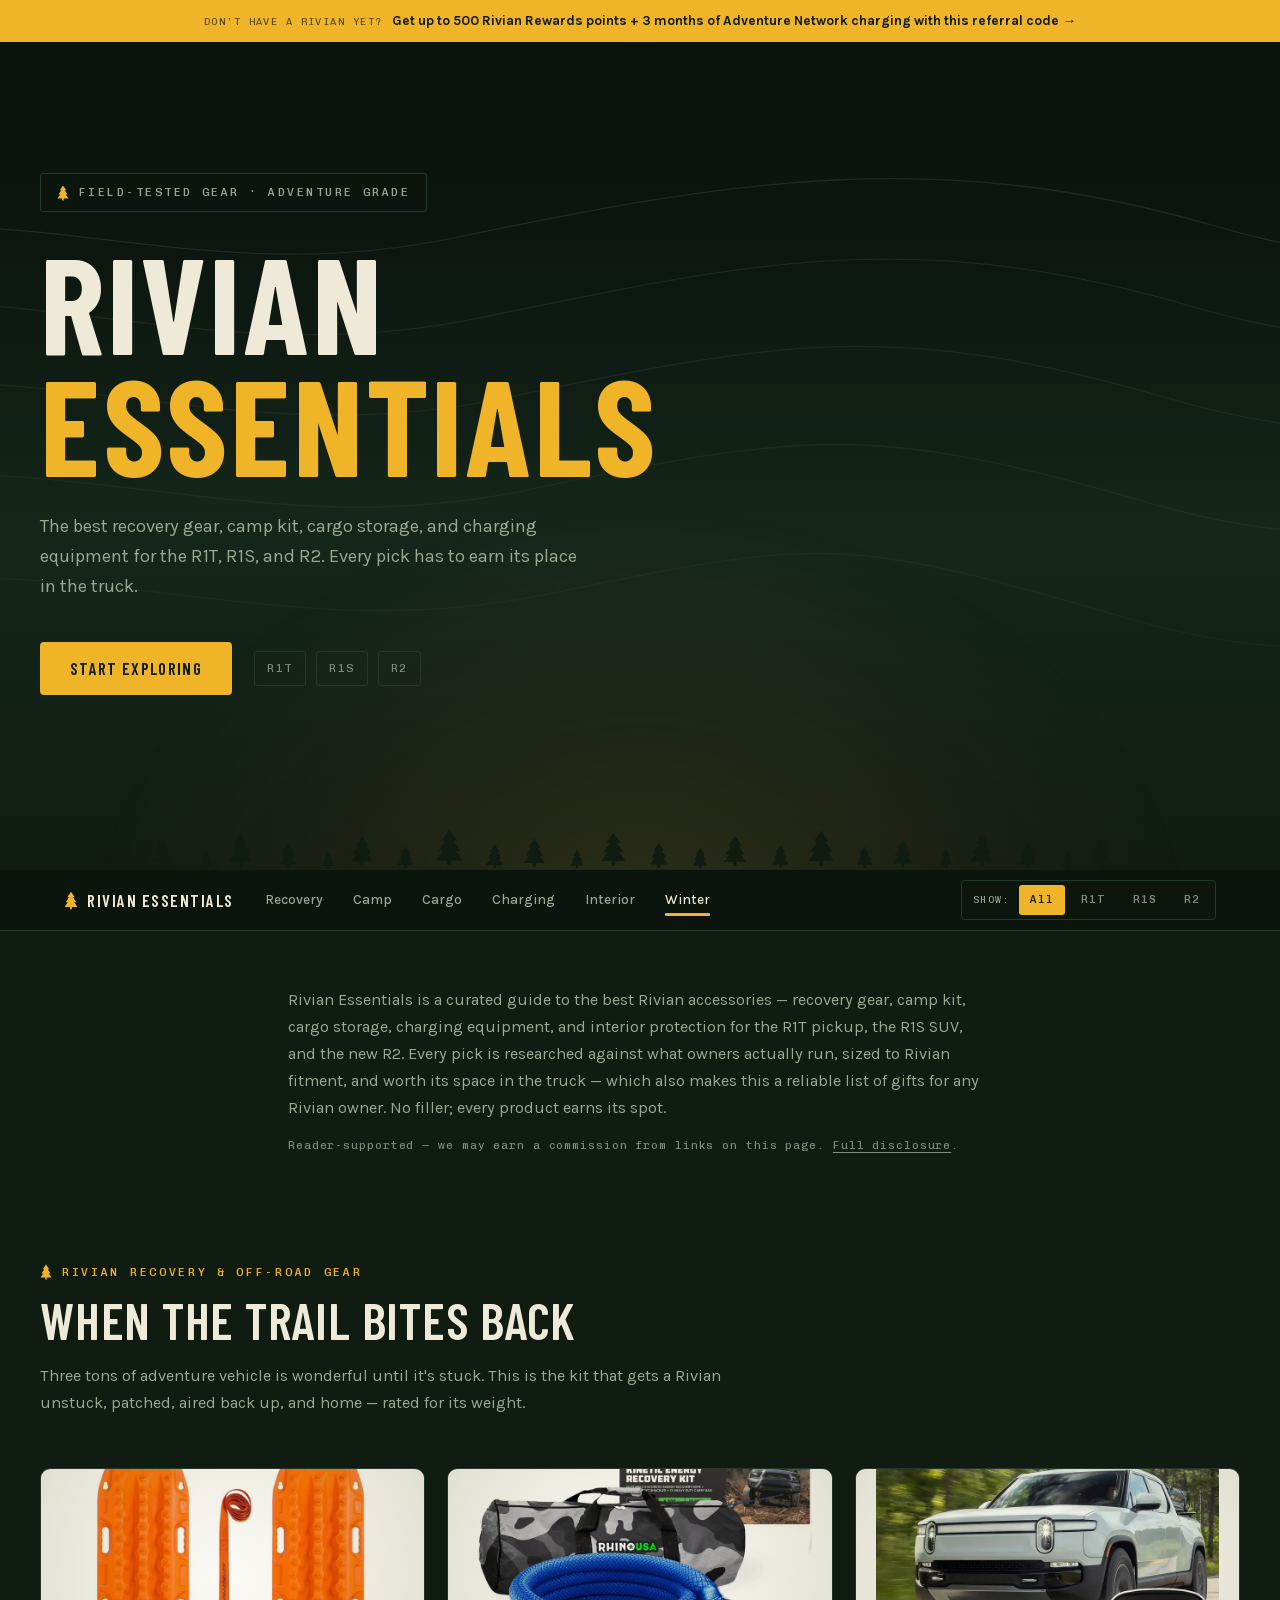
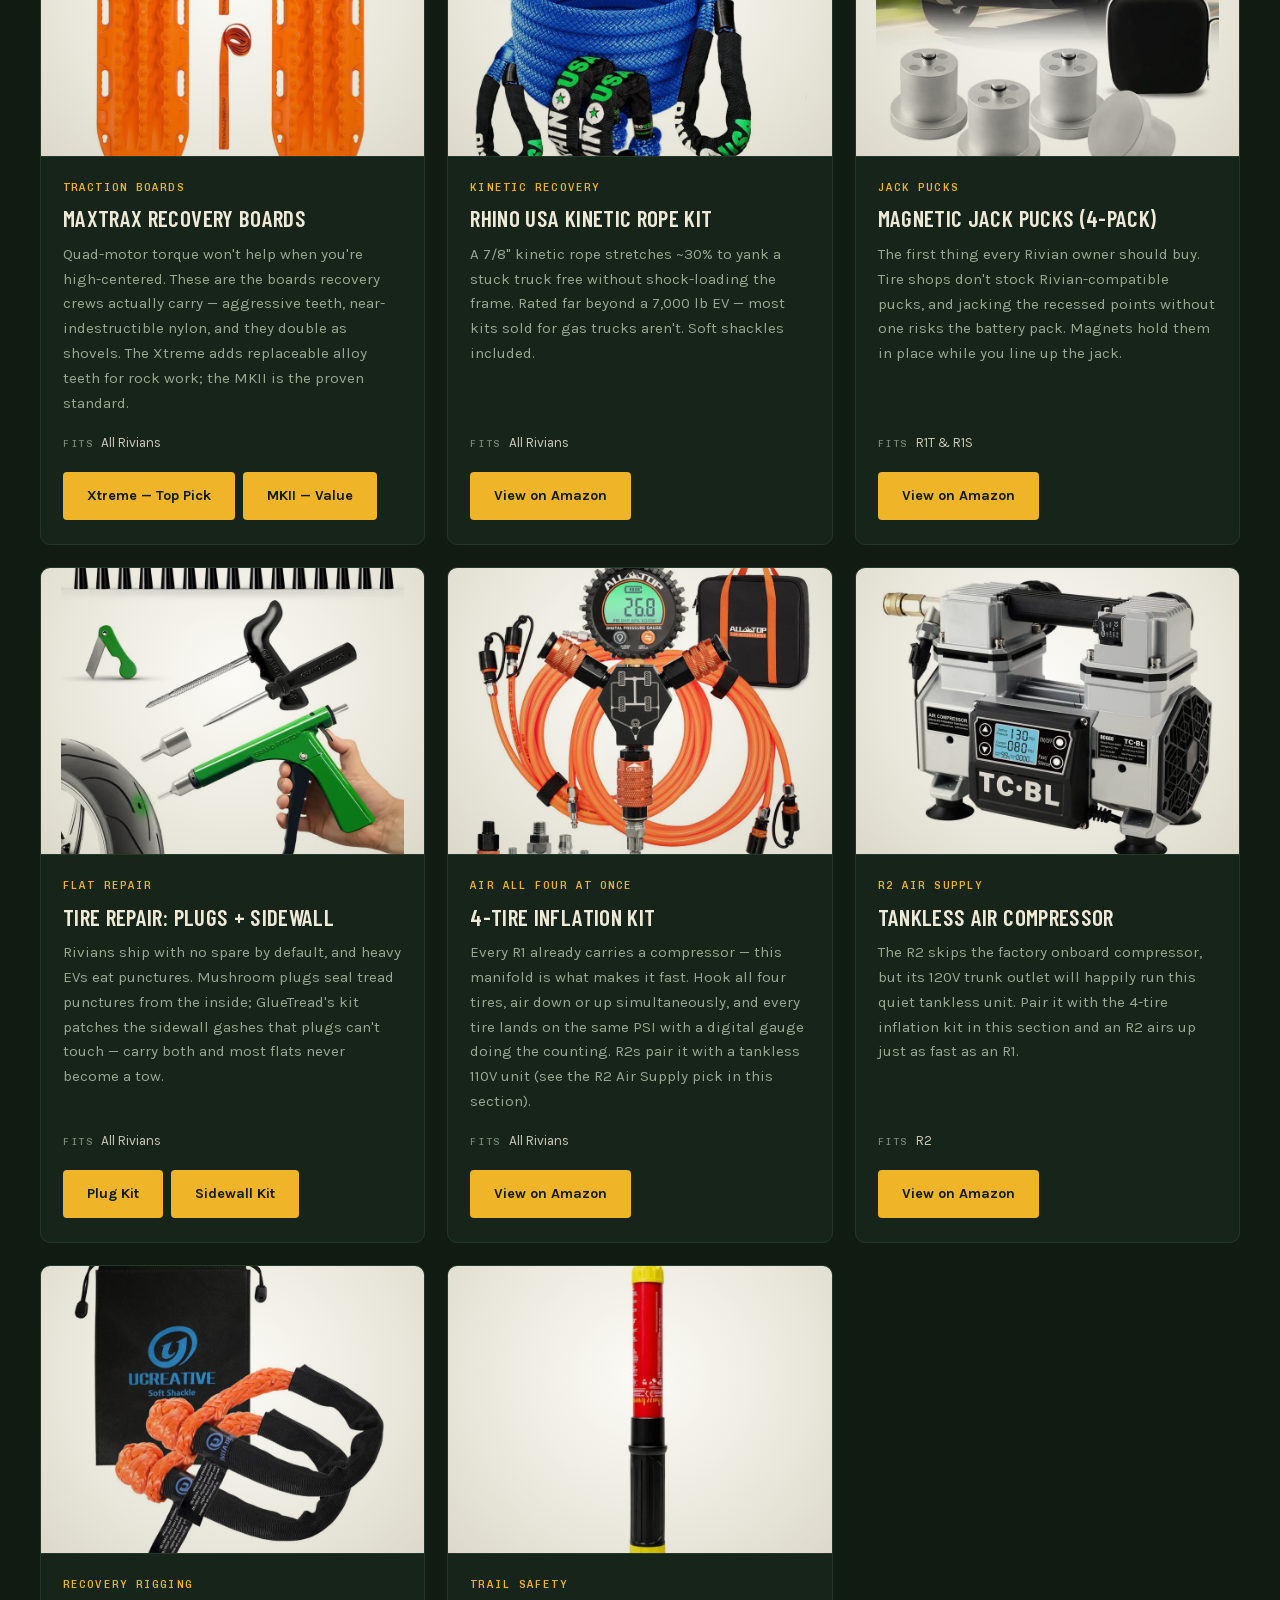
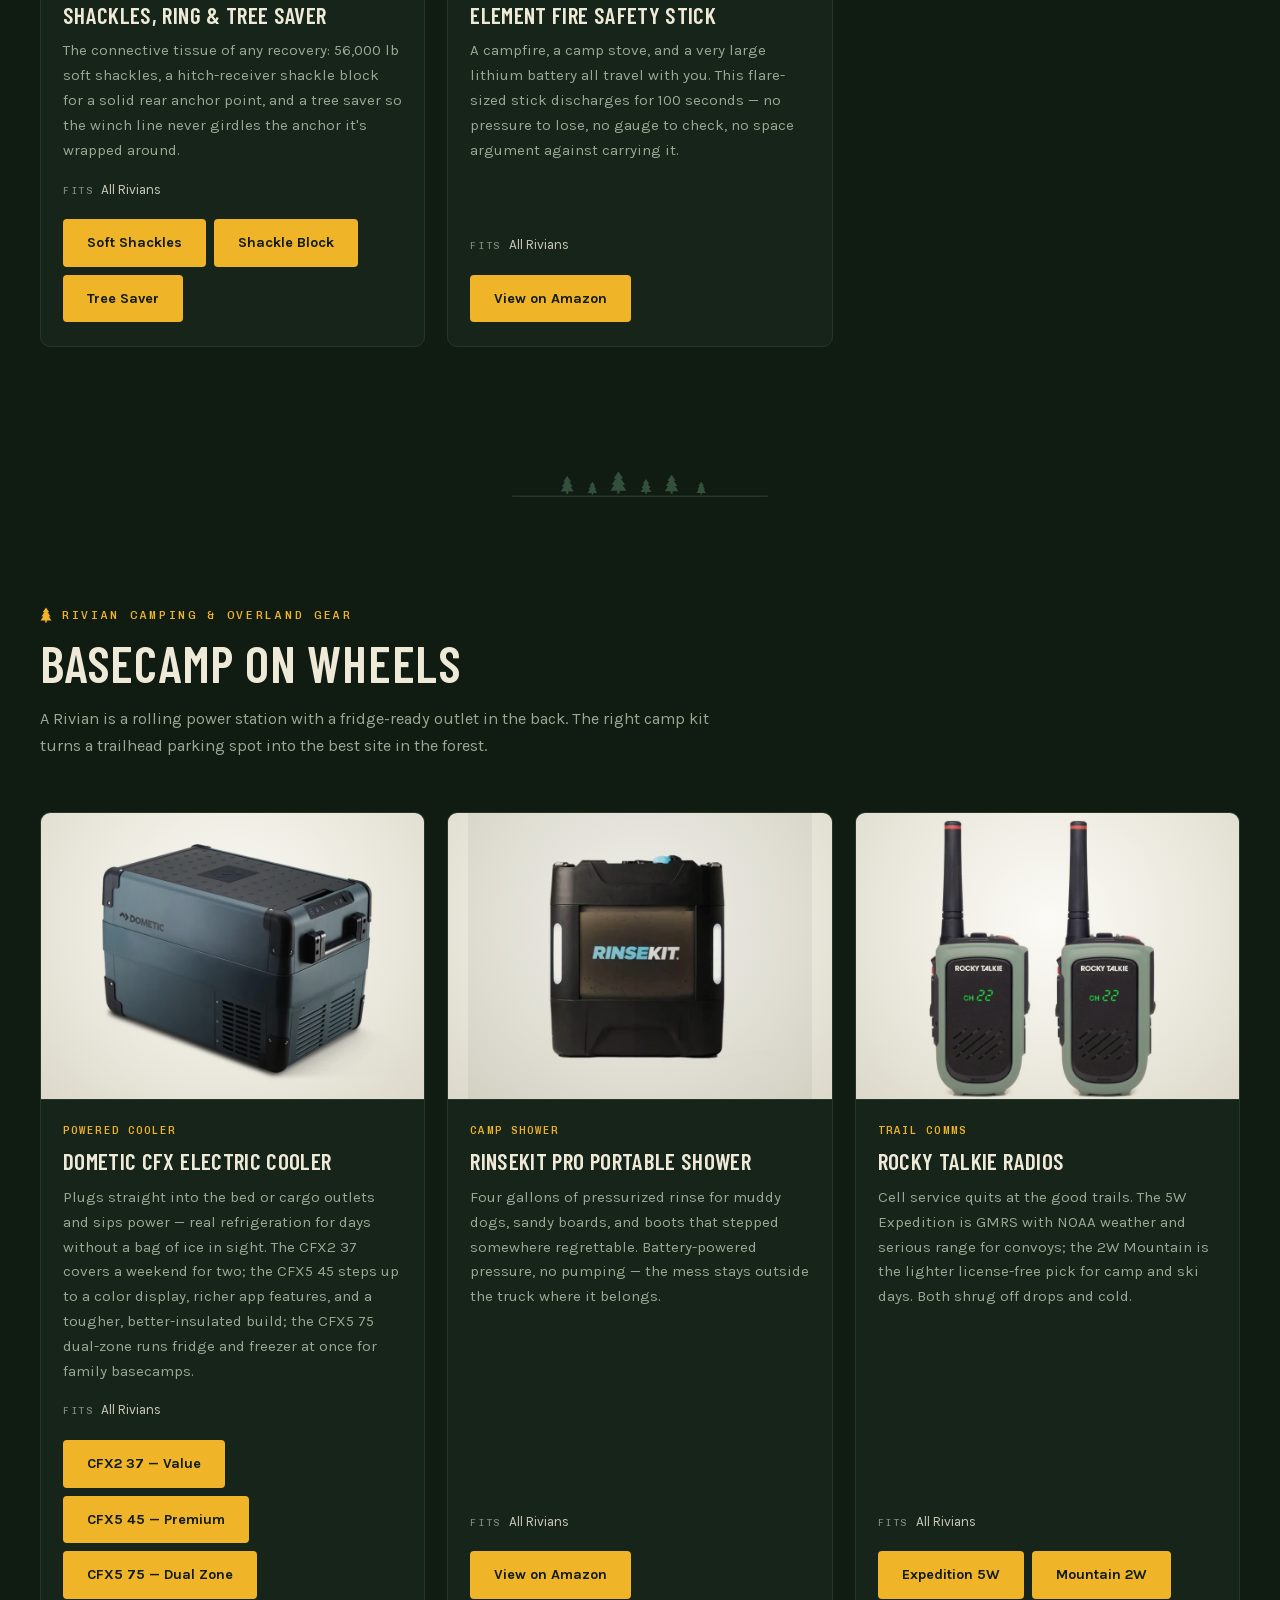
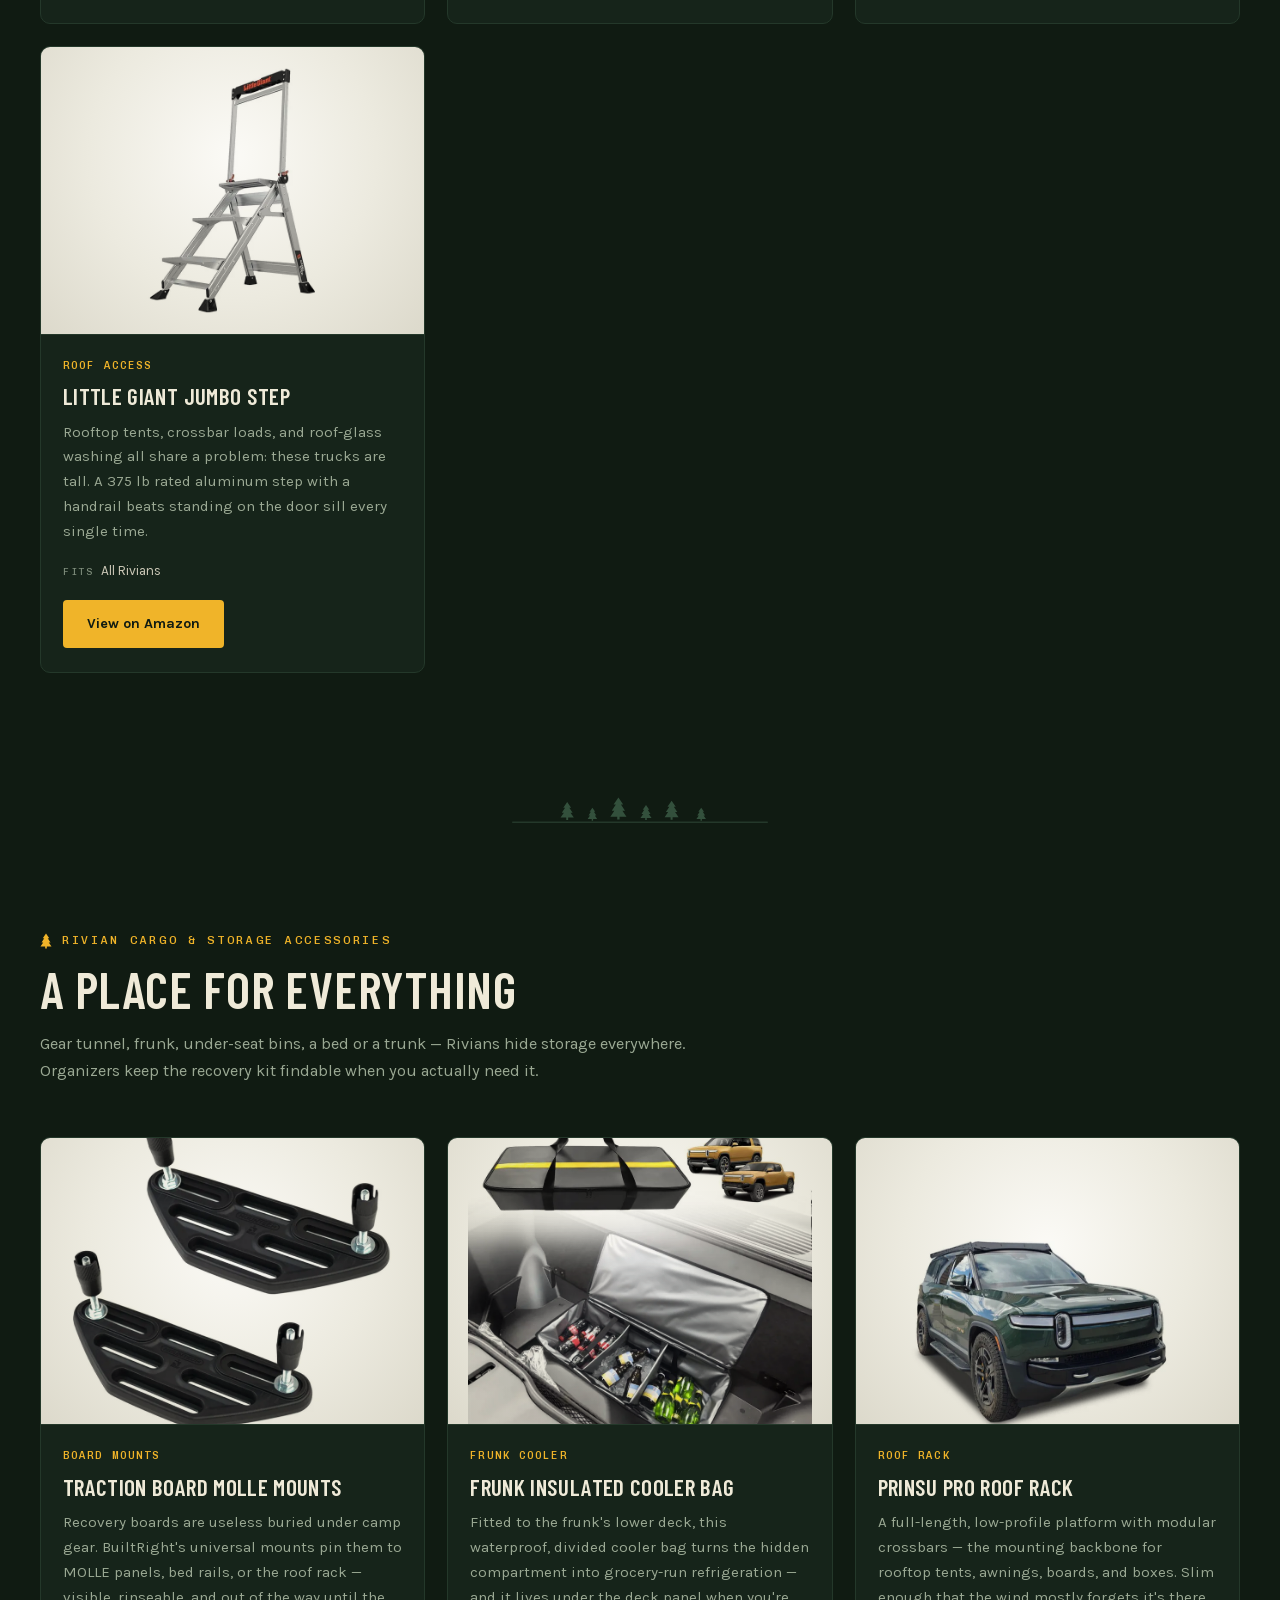
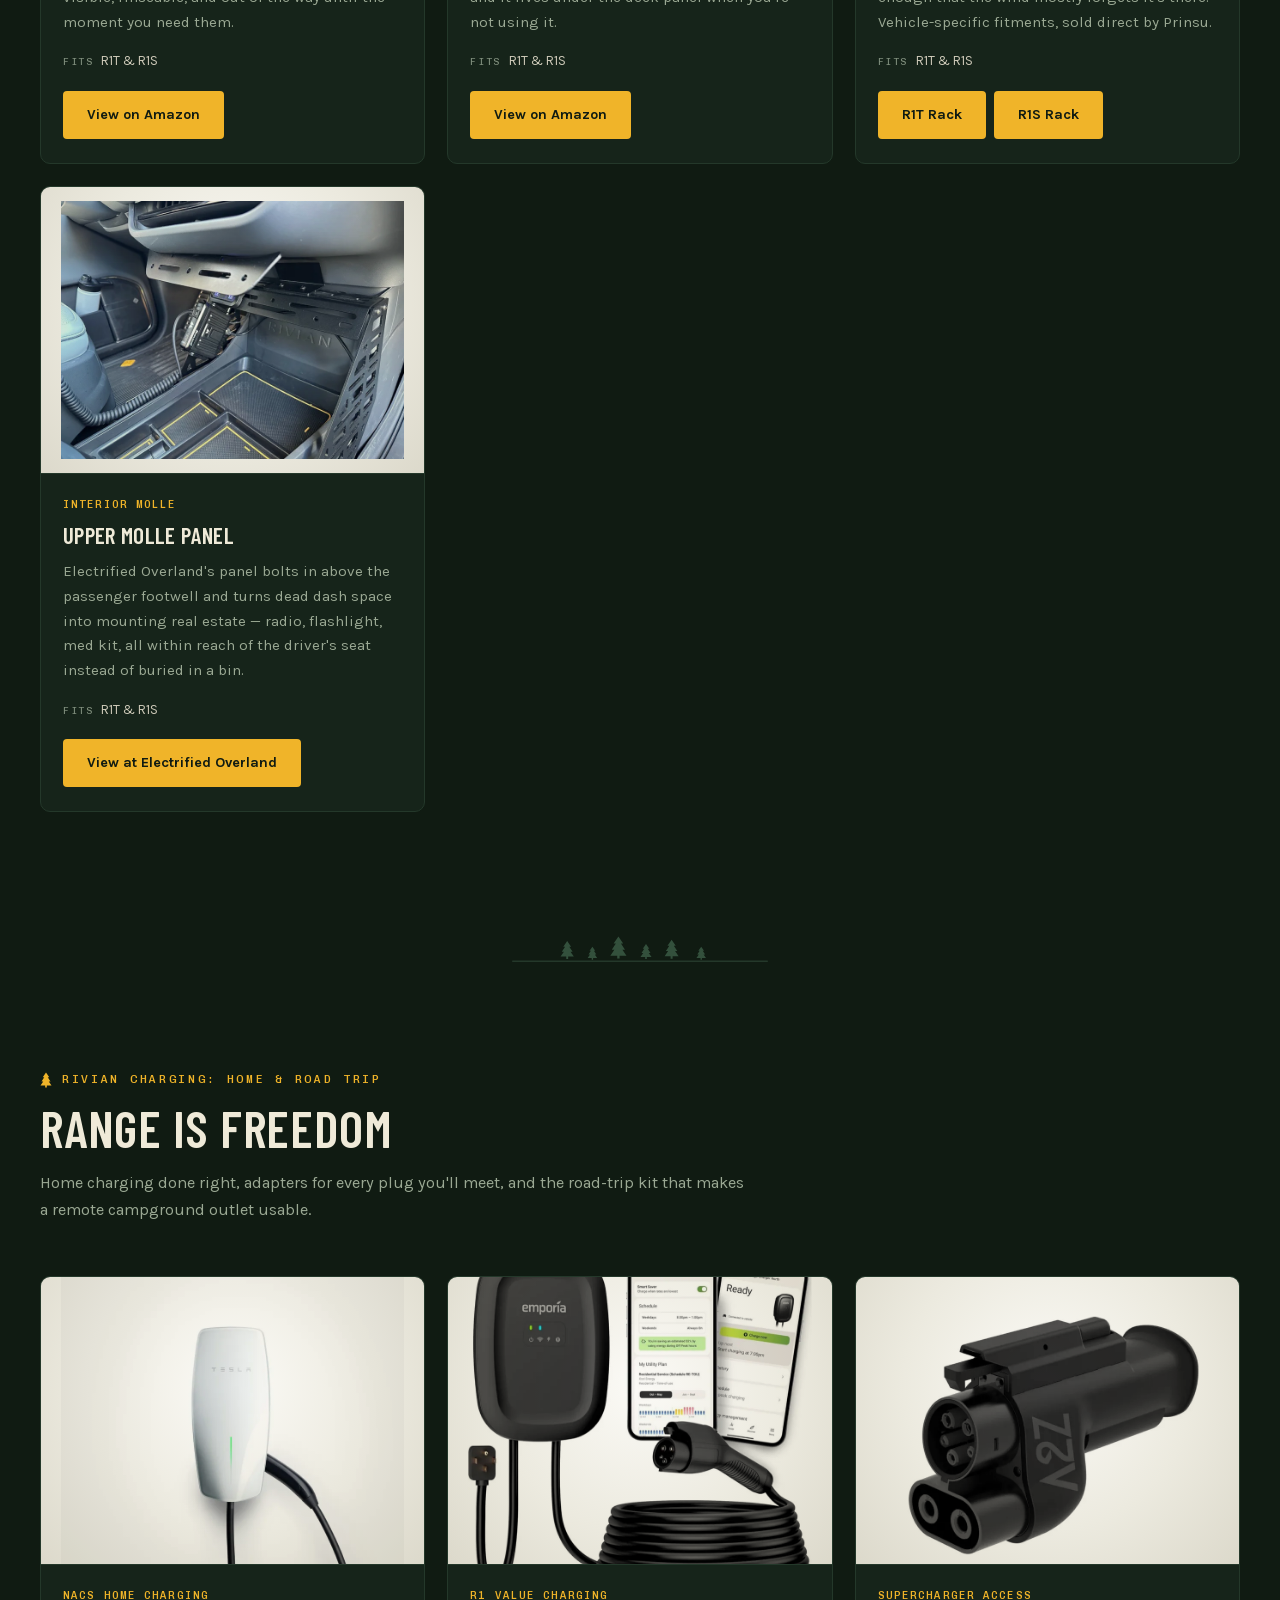
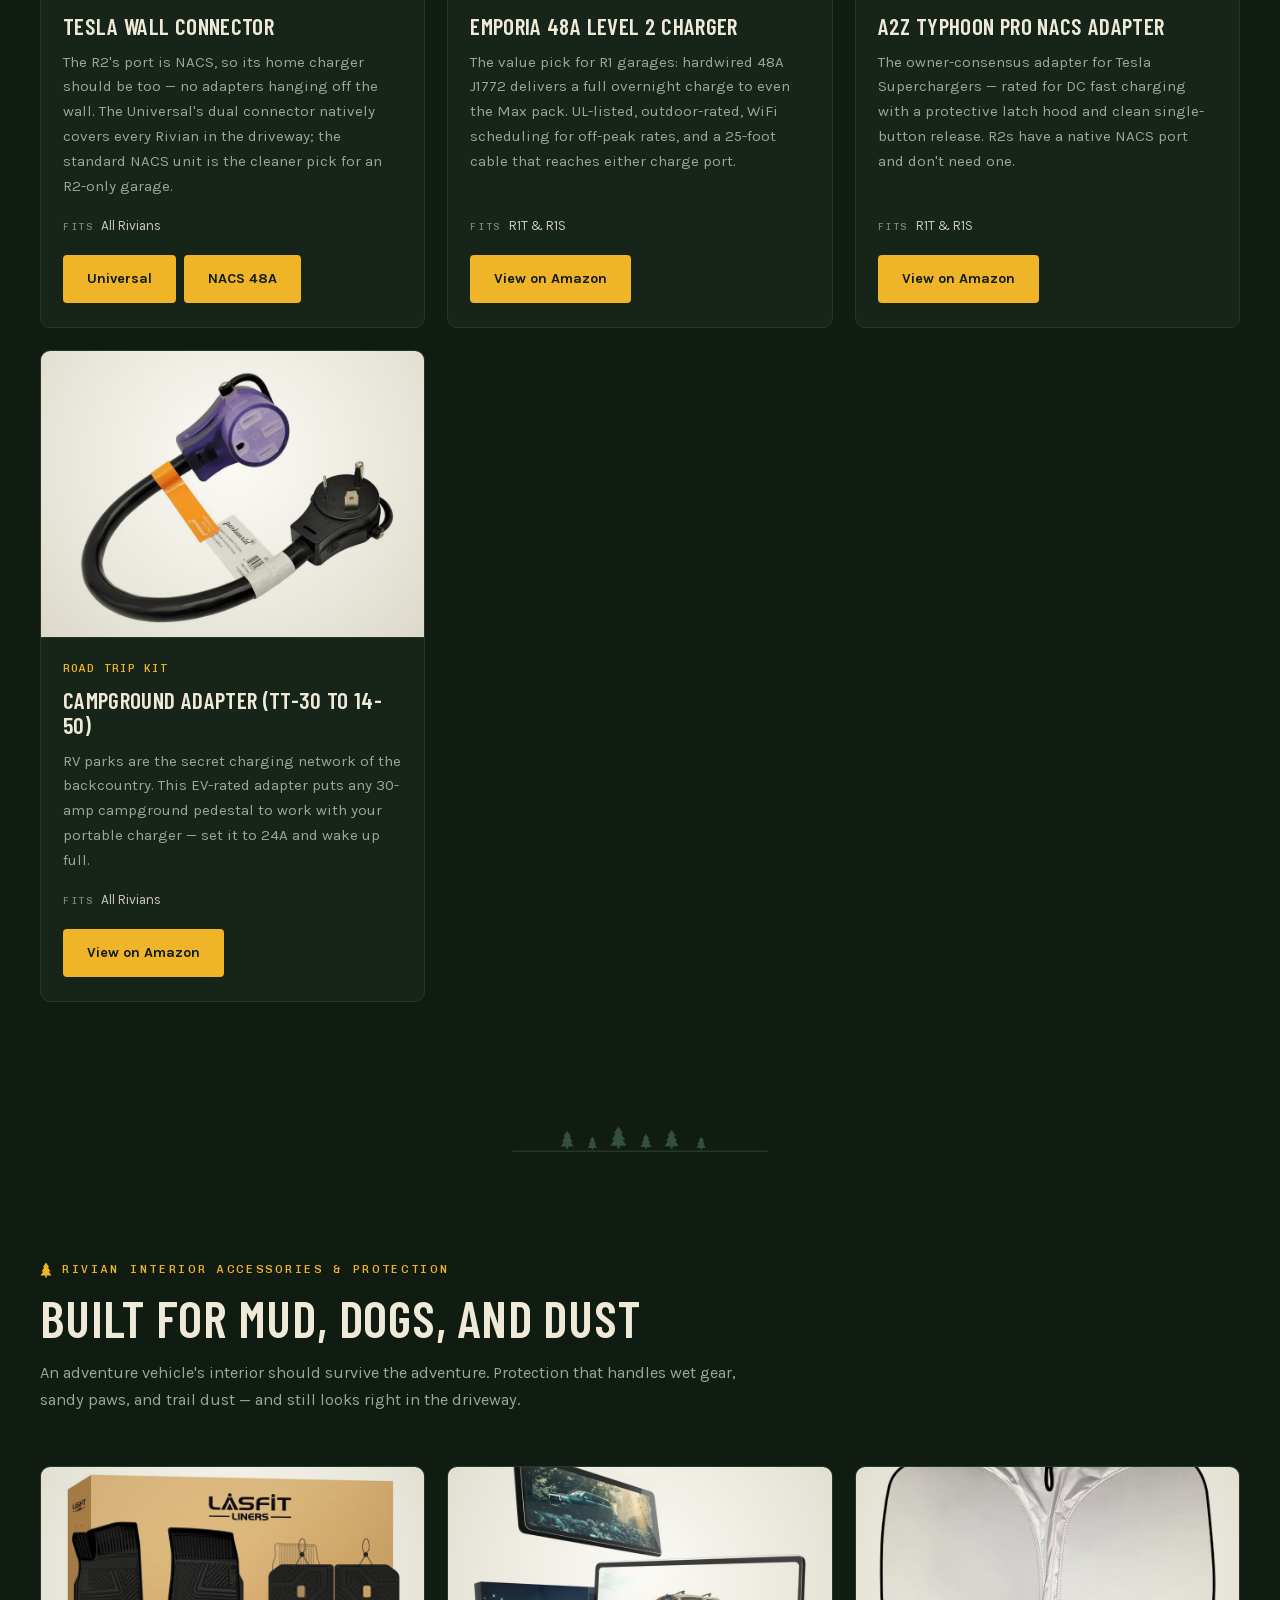
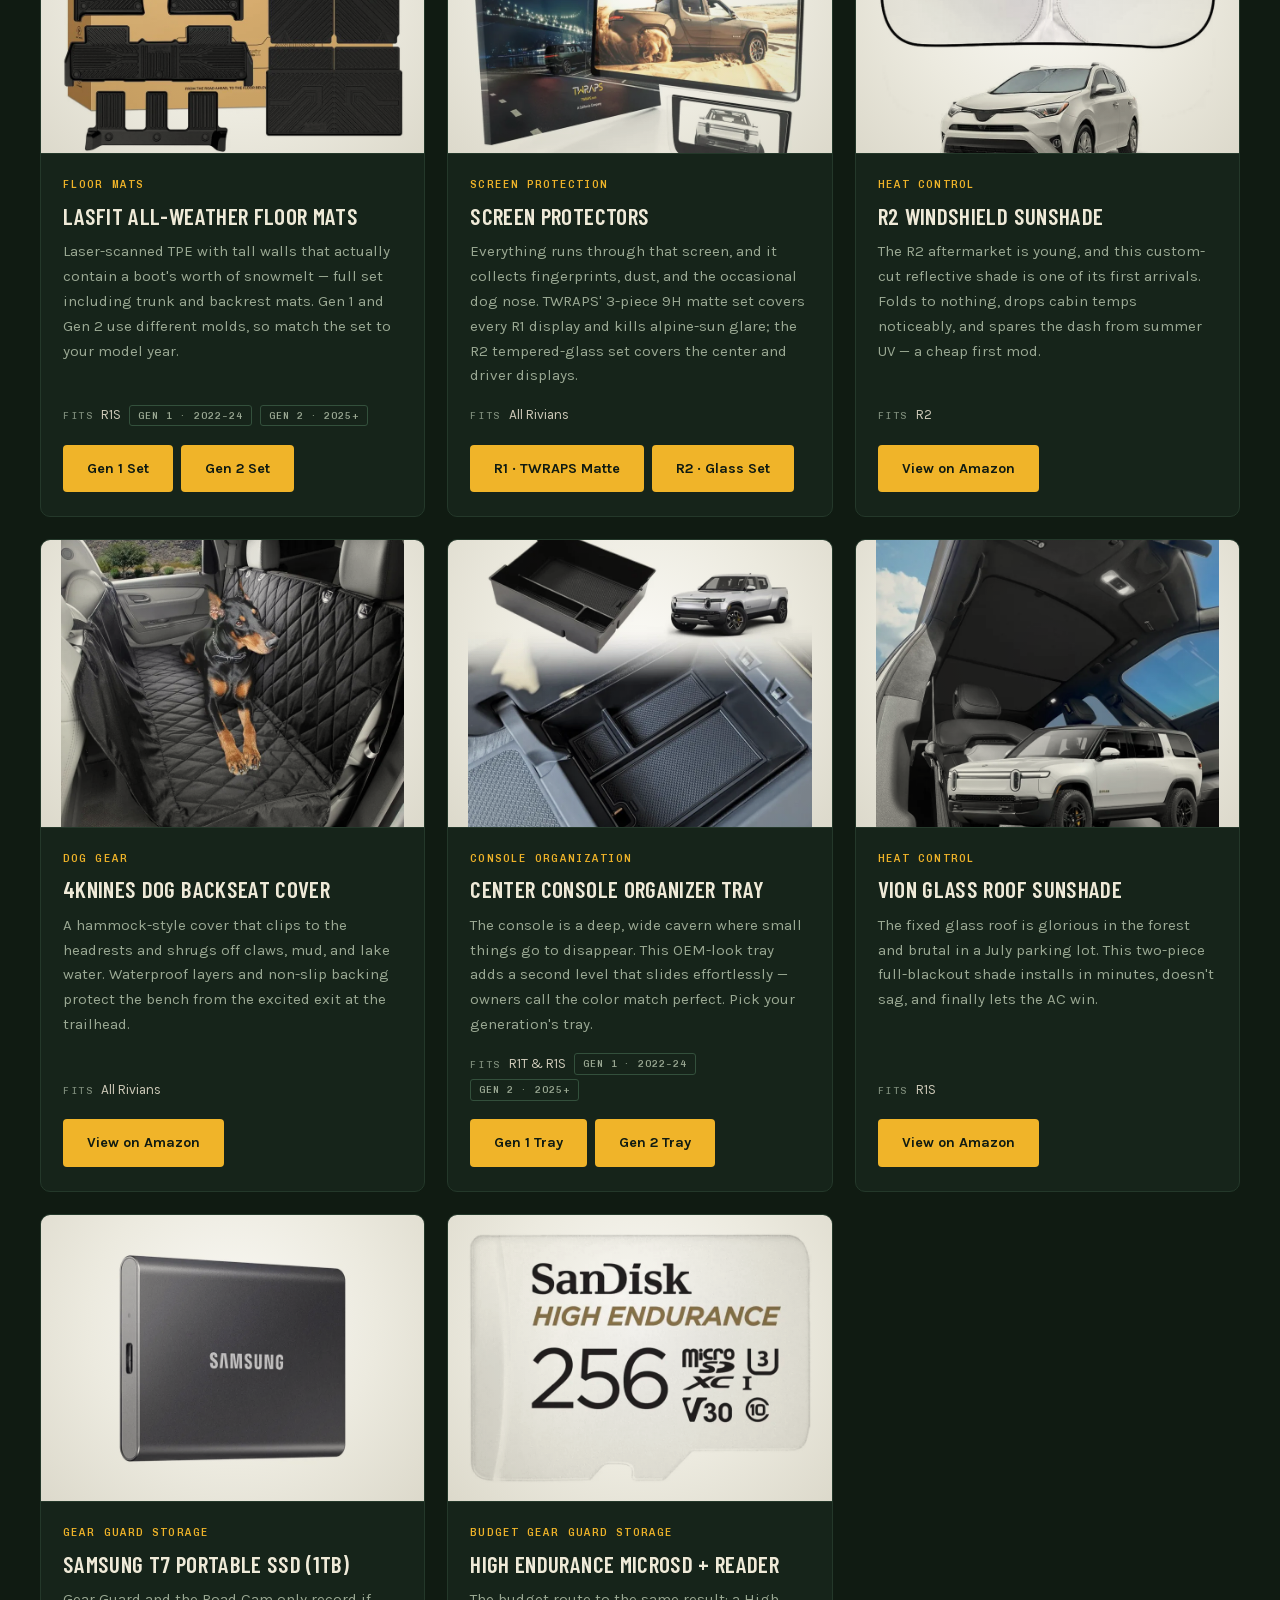
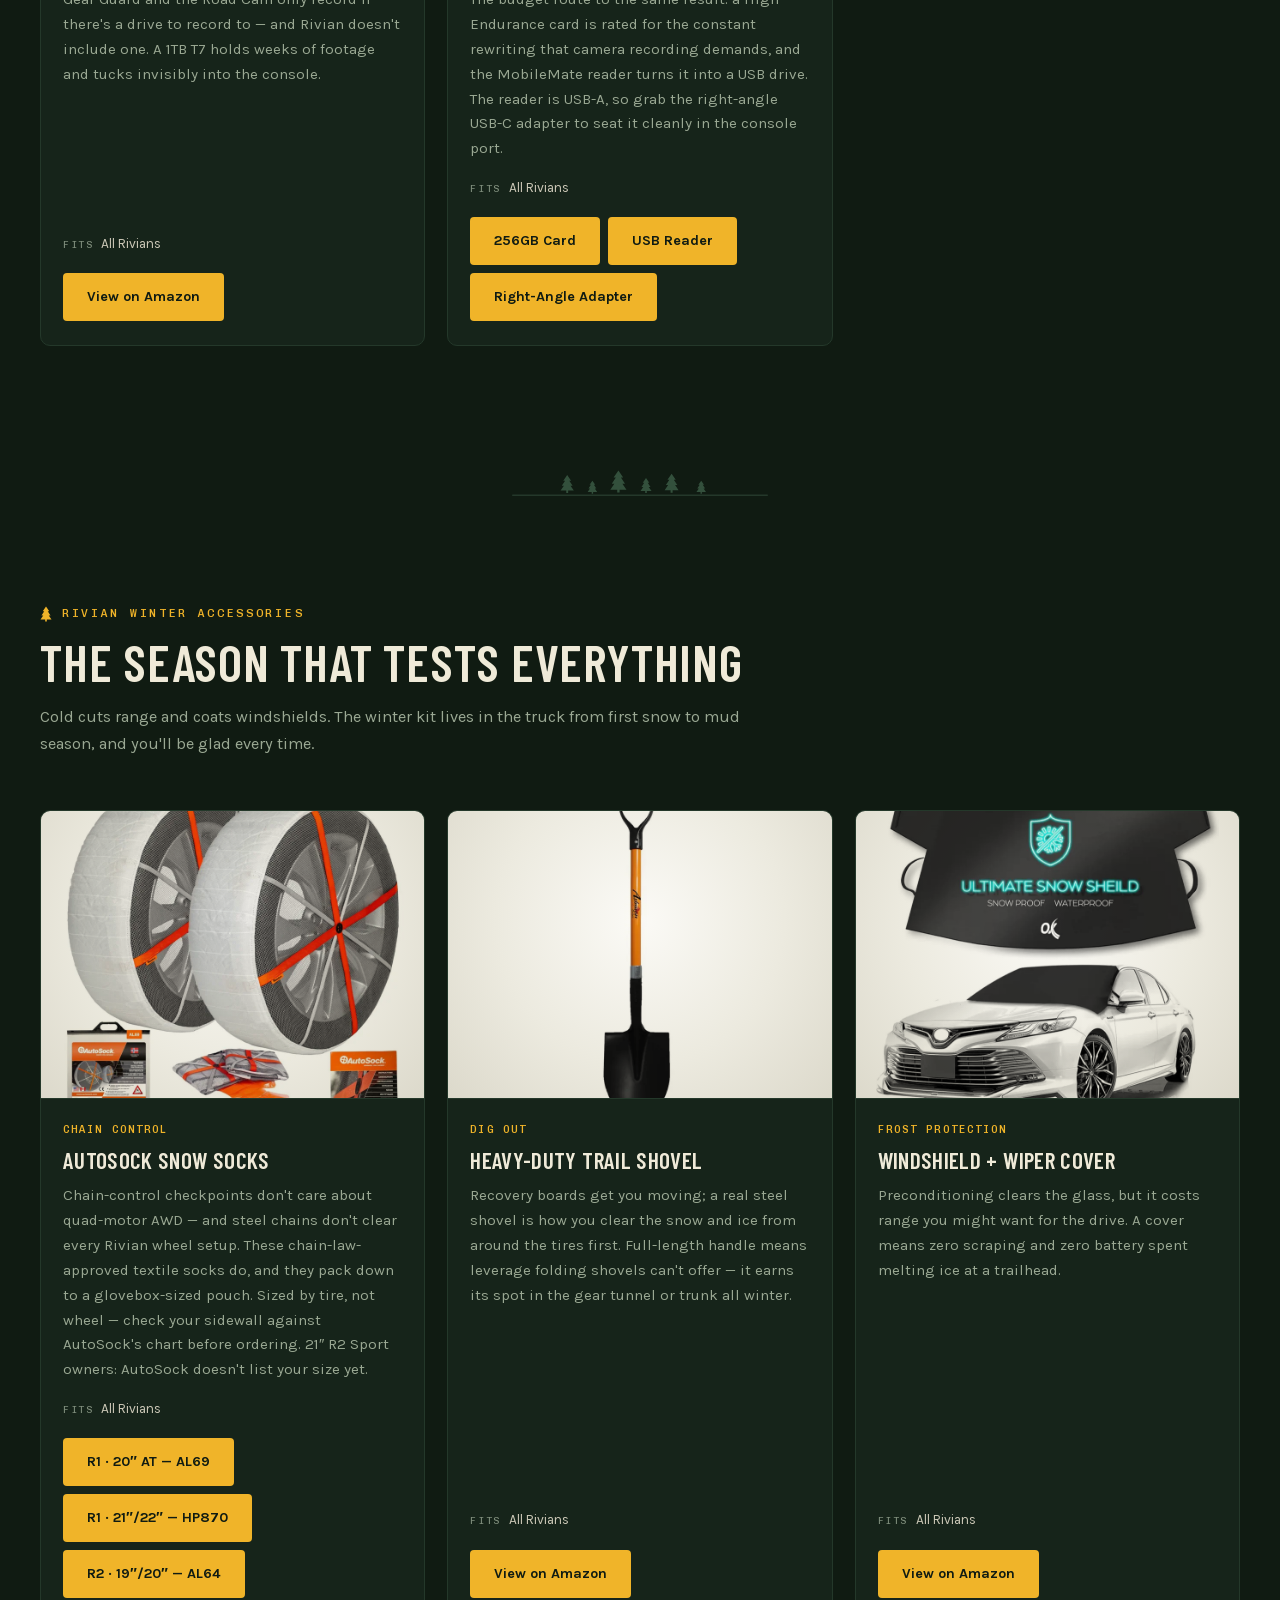
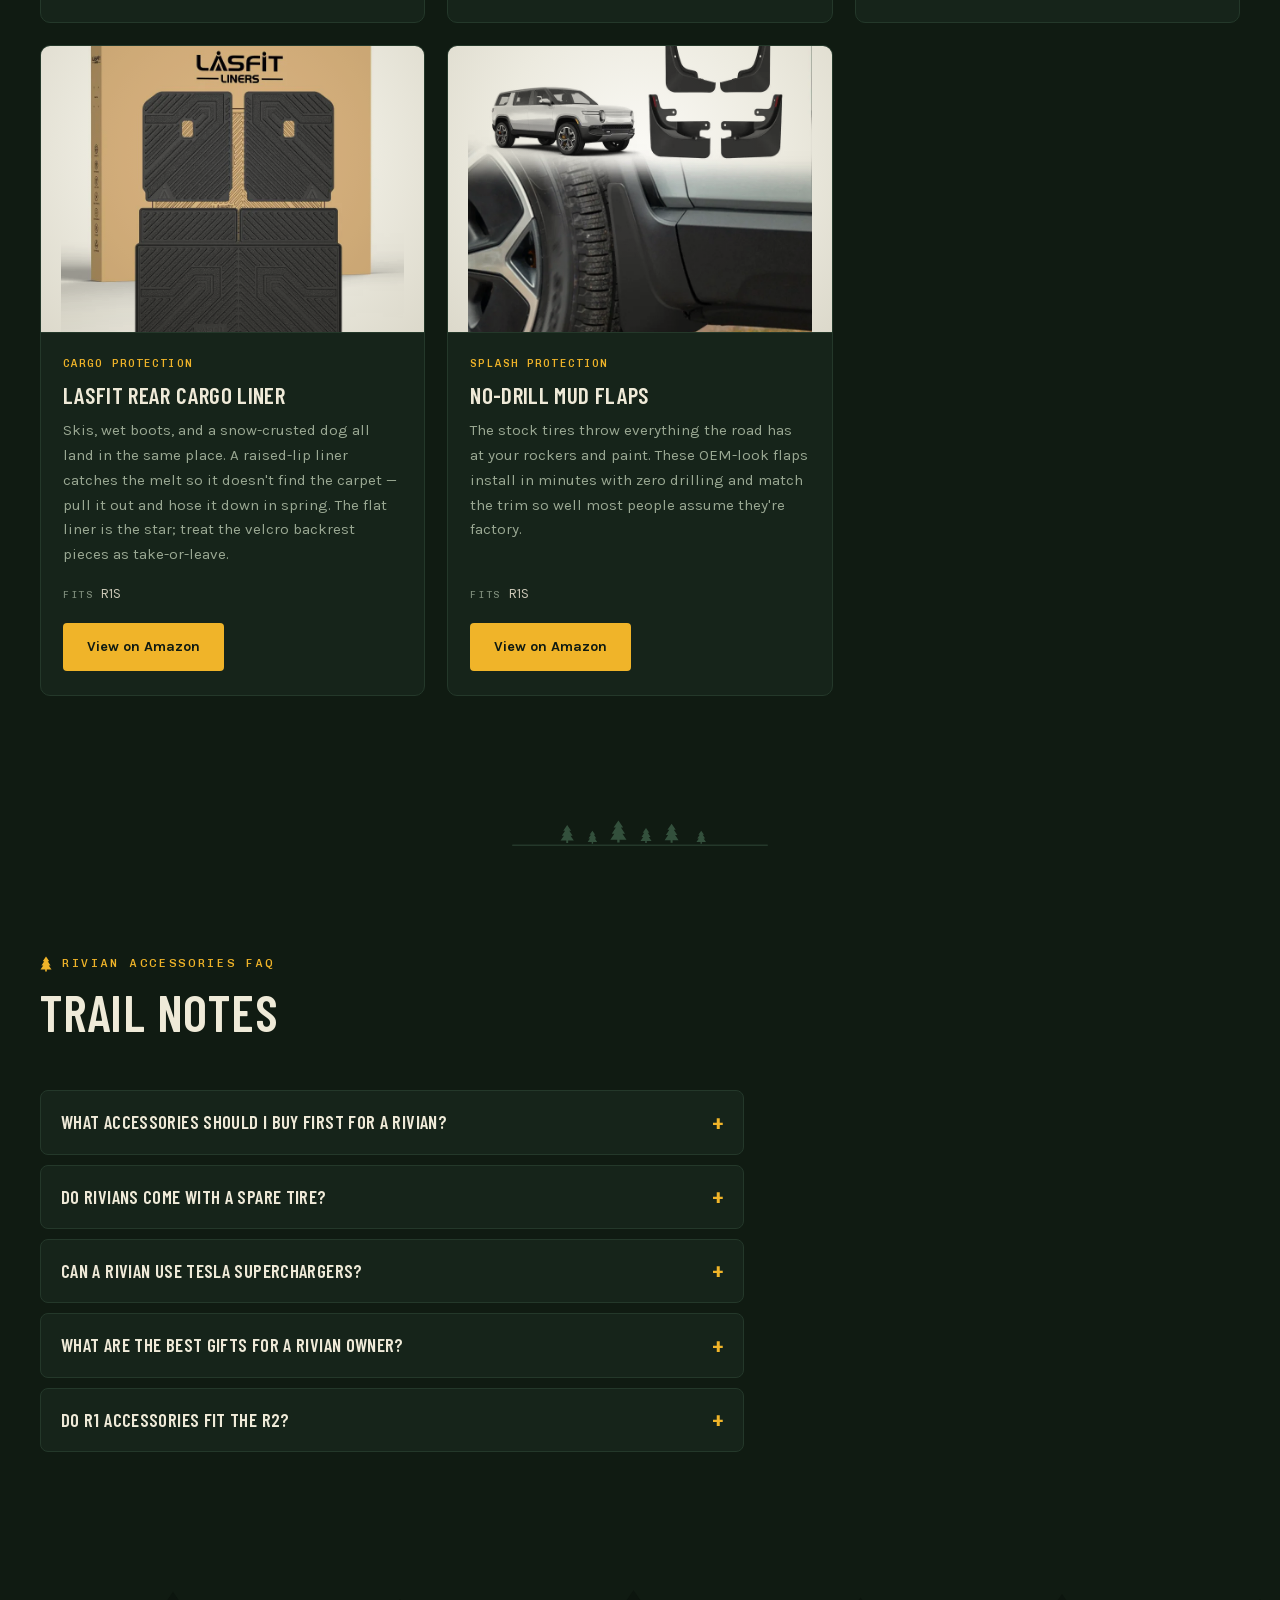
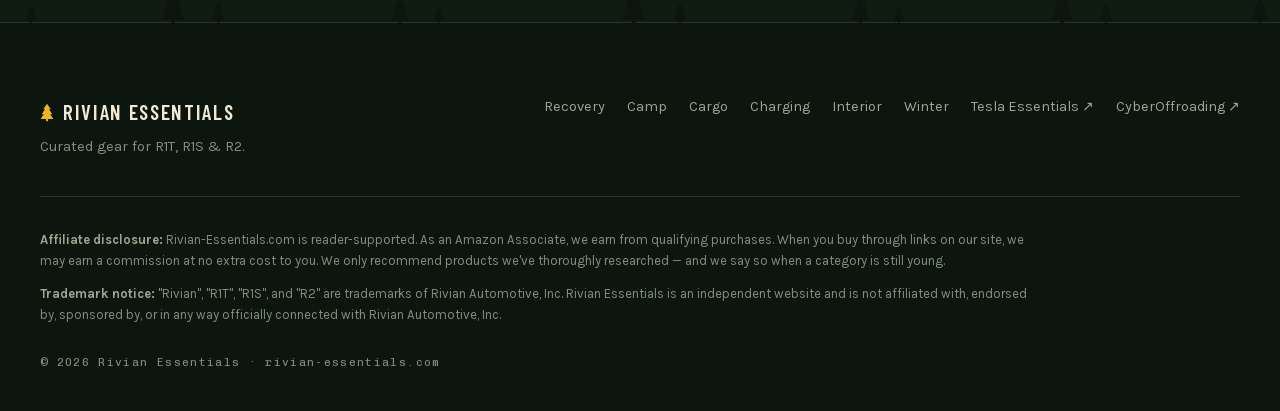
<file: index.html>
<!DOCTYPE html>
<html lang="en">
<head>
  <meta charset="UTF-8">
  <meta name="viewport" content="width=device-width, initial-scale=1.0">
  <title>Best Rivian Accessories — R1T, R1S &amp; R2 Gear | Rivian Essentials</title>
  <meta name="description" content="The best accessories for Rivian R1T, R1S, and R2 — recovery gear, camp kit, cargo storage, charging, and interior protection. Curated picks that earn their place in the truck.">
  <link rel="canonical" href="https://rivian-essentials.com/">

  <!-- Open Graph -->
  <meta property="og:type" content="website">
  <meta property="og:url" content="https://rivian-essentials.com/">
  <meta property="og:title" content="Best Rivian Accessories — R1T, R1S &amp; R2 Gear | Rivian Essentials">
  <meta property="og:description" content="Recovery gear, camp kit, cargo storage, charging, and interior protection for every Rivian. Curated picks that earn their place in the truck.">
  <meta property="og:image" content="https://rivian-essentials.com/images/brand/og-image.jpg">
  <meta property="og:site_name" content="Rivian Essentials">

  <!-- Twitter Card -->
  <meta name="twitter:card" content="summary_large_image">
  <meta name="twitter:title" content="Best Rivian Accessories — R1T, R1S &amp; R2 Gear | Rivian Essentials">
  <meta name="twitter:description" content="Recovery gear, camp kit, cargo storage, charging, and interior protection for every Rivian.">
  <meta name="twitter:image" content="https://rivian-essentials.com/images/brand/og-image.jpg">

  <meta name="theme-color" content="#101b12">
  <link rel="icon" href="/favicon.svg" type="image/svg+xml">
  <link rel="apple-touch-icon" href="/apple-touch-icon.png">
  <link rel="manifest" href="/site.webmanifest">

  <!-- Fonts self-hosted in /fonts (declared in css/style.css) -->
  <link rel="preload" href="/fonts/barlow-condensed-700.woff2" as="font" type="font/woff2" crossorigin>
  <link rel="preload" href="/fonts/karla-var.woff2" as="font" type="font/woff2" crossorigin>

  <link rel="stylesheet" href="css/style.css">

  <script type="application/ld+json">
  {
    "@context": "https://schema.org",
    "@graph": [
      {
        "@type": "WebSite",
        "@id": "https://rivian-essentials.com/#website",
        "url": "https://rivian-essentials.com/",
        "name": "Rivian Essentials",
        "description": "Curated accessories for Rivian R1T, R1S, and R2."
      },
      {
        "@type": "Organization",
        "@id": "https://rivian-essentials.com/#organization",
        "name": "Rivian Essentials",
        "url": "https://rivian-essentials.com/",
        "logo": "https://rivian-essentials.com/images/brand/og-image.jpg"
      },
      {
        "@type": "FAQPage",
        "@id": "https://rivian-essentials.com/#faq",
        "mainEntity": [
          {
            "@type": "Question",
            "name": "What accessories should I buy first for a Rivian?",
            "acceptedAnswer": { "@type": "Answer", "text": "Start with the safety pair: magnetic jack pucks (tire shops don't stock Rivian-compatible ones) and a tire repair kit, since Rivians ship with no spare by default. After that, all-weather floor mats and screen protection are the highest-use daily upgrades." }
          },
          {
            "@type": "Question",
            "name": "Do Rivians come with a spare tire?",
            "acceptedAnswer": { "@type": "Answer", "text": "No — Rivians ship without a spare by default. A full-size spare is a factory option on the R1T and R1S, and Rivian sells a compact spare for the R2. That's why a plug kit, a sidewall patch kit, and a way to air back up are the first things we recommend." }
          },
          {
            "@type": "Question",
            "name": "Can a Rivian use Tesla Superchargers?",
            "acceptedAnswer": { "@type": "Answer", "text": "Yes. The R1T and R1S have a CCS port and need a DC-rated NACS adapter — the A2Z Typhoon Pro is the owner-community favorite. The R2 has a native NACS port and plugs into Superchargers directly, no adapter needed." }
          },
          {
            "@type": "Question",
            "name": "What are the best gifts for a Rivian owner?",
            "acceptedAnswer": { "@type": "Answer", "text": "Safe bets that fit every Rivian: a tire repair kit, AutoSock snow socks (check their tire size), a powered cooler, Rocky Talkie radios, or a portable camp shower. For R1 owners specifically, jack pucks and a console organizer tray are inexpensive and universally appreciated." }
          },
          {
            "@type": "Question",
            "name": "Do R1 accessories fit the R2?",
            "acceptedAnswer": { "@type": "Answer", "text": "Fitted accessories — floor mats, sunshades, organizers, mud flaps — do not carry over; the R2 is a smaller vehicle and needs R2-specific versions. Universal gear like recovery equipment, coolers, and camp kit works across all Rivians. Note that Gen 1 (2022–24) and Gen 2 (2025+) R1s also differ for fitted parts." }
          }
        ]
      },
      {
        "@type": "ItemList",
        "name": "Gear Categories",
        "itemListElement": [
          { "@type": "ListItem", "position": 1, "name": "Recovery & Off-Road", "url": "https://rivian-essentials.com/#recovery" },
          { "@type": "ListItem", "position": 2, "name": "Camp & Overland", "url": "https://rivian-essentials.com/#camp" },
          { "@type": "ListItem", "position": 3, "name": "Cargo & Storage", "url": "https://rivian-essentials.com/#cargo" },
          { "@type": "ListItem", "position": 4, "name": "Charging & Road Trips", "url": "https://rivian-essentials.com/#charging" },
          { "@type": "ListItem", "position": 5, "name": "Interior & Protection", "url": "https://rivian-essentials.com/#interior" },
          { "@type": "ListItem", "position": 6, "name": "Winter & Weather", "url": "https://rivian-essentials.com/#winter" }
        ]
      }
    ]
  }
  </script>
</head>
<body id="top">

  <!-- Reusable SVG symbols: the pine glyph -->
  <svg class="svg-defs" aria-hidden="true" focusable="false">
    <defs>
      <symbol id="pine" viewBox="0 0 24 32">
        <path d="M12 1 L18.5 10.5 H15.5 L21 19 H17.5 L23 27 H13.6 V31 H10.4 V27 H1 L6.5 19 H3 L8.5 10.5 H5.5 Z"/>
      </symbol>
    </defs>
  </svg>

  <!-- ============ REFERRAL STRIP ============ -->
  <a class="referral-bar" href="https://rivian.com/configurations/list?reprCode=CHRIS1332989" target="_blank" rel="nofollow sponsored noopener noreferrer">
    <span class="referral-bar__inner">
      <span class="referral-bar__q">Don&rsquo;t have a Rivian yet?</span>
      <span class="referral-bar__offer">Get up to 500 Rivian Rewards points + 3 months of Adventure Network charging with this referral&nbsp;code&nbsp;<span class="referral-bar__arrow" aria-hidden="true">&rarr;</span></span>
    </span>
  </a>

  <!-- ============ HERO ============ -->
  <header class="hero" role="banner">
    <div class="hero__topo" aria-hidden="true">
      <!-- Topographic contour lines -->
      <svg viewBox="0 0 1440 720" preserveAspectRatio="xMidYMid slice" fill="none">
        <path class="topo-line" d="M-60,180 C180,120 320,220 560,170 S980,90 1220,160 1520,140 1560,120"/>
        <path class="topo-line" d="M-60,240 C160,190 340,290 580,240 S960,160 1200,230 1500,210 1560,190"/>
        <path class="topo-line" d="M-60,310 C200,260 360,360 600,310 S940,240 1180,310 1480,290 1560,270"/>
        <path class="topo-line" d="M-60,390 C220,340 380,440 620,390 S920,330 1160,400 1460,380 1560,360"/>
        <path class="topo-line" d="M-60,480 C240,430 400,530 640,480 S900,430 1140,500 1440,480 1560,460"/>
      </svg>
    </div>
    <div class="hero__dusk" aria-hidden="true"></div>

    <div class="hero__content">
      <p class="hero__eyebrow"><svg class="glyph" aria-hidden="true"><use href="#pine"/></svg> Field-tested gear · Adventure grade</p>
      <h1 class="hero__title">Rivian<br><span class="hero__title-accent">Essentials</span></h1>
      <p class="hero__sub">The best recovery gear, camp kit, cargo storage, and charging equipment for the R1T, R1S, and R2. Every pick has to earn its place in the truck.</p>
      <nav class="hero__vehicles" aria-label="Jump to gear for your Rivian">
        <a href="#recovery" class="hero-pill">Start exploring</a>
        <span class="hero__vehicle-tags">
          <span class="vehicle-tag">R1T</span>
          <span class="vehicle-tag">R1S</span>
          <span class="vehicle-tag">R2</span>
        </span>
      </nav>
    </div>

    <!-- Signature: treeline ridge along the hero's bottom edge -->
    <div class="treeline treeline--hero" aria-hidden="true">
      <svg viewBox="0 0 1440 64" preserveAspectRatio="xMidYMax slice">
        <g class="treeline__trees">
          <use href="#pine" x="8"    y="22" width="26" height="42"/>
          <use href="#pine" x="52"   y="34" width="18" height="30"/>
          <use href="#pine" x="88"   y="12" width="30" height="52"/>
          <use href="#pine" x="140"  y="30" width="20" height="34"/>
          <use href="#pine" x="176"  y="20" width="24" height="44"/>
          <use href="#pine" x="230"  y="36" width="16" height="28"/>
          <use href="#pine" x="262"  y="16" width="28" height="48"/>
          <use href="#pine" x="318"  y="28" width="22" height="36"/>
          <use href="#pine" x="366"  y="38" width="15" height="26"/>
          <use href="#pine" x="398"  y="18" width="26" height="46"/>
          <use href="#pine" x="450"  y="32" width="19" height="32"/>
          <use href="#pine" x="492"  y="10" width="32" height="54"/>
          <use href="#pine" x="548"  y="30" width="21" height="34"/>
          <use href="#pine" x="590"  y="22" width="25" height="42"/>
          <use href="#pine" x="642"  y="36" width="16" height="28"/>
          <use href="#pine" x="676"  y="14" width="29" height="50"/>
          <use href="#pine" x="730"  y="28" width="22" height="36"/>
          <use href="#pine" x="778"  y="34" width="18" height="30"/>
          <use href="#pine" x="812"  y="18" width="27" height="46"/>
          <use href="#pine" x="866"  y="30" width="20" height="34"/>
          <use href="#pine" x="906"  y="12" width="31" height="52"/>
          <use href="#pine" x="960"  y="32" width="19" height="32"/>
          <use href="#pine" x="1000" y="24" width="24" height="40"/>
          <use href="#pine" x="1052" y="36" width="16" height="28"/>
          <use href="#pine" x="1086" y="16" width="28" height="48"/>
          <use href="#pine" x="1140" y="28" width="22" height="36"/>
          <use href="#pine" x="1188" y="38" width="15" height="26"/>
          <use href="#pine" x="1220" y="20" width="26" height="44"/>
          <use href="#pine" x="1272" y="30" width="20" height="34"/>
          <use href="#pine" x="1314" y="10" width="32" height="54"/>
          <use href="#pine" x="1370" y="26" width="23" height="38"/>
          <use href="#pine" x="1416" y="34" width="18" height="30"/>
        </g>
        <rect class="treeline__ground" x="0" y="62" width="1440" height="2"/>
      </svg>
    </div>
  </header>

  <!-- ============ STICKY NAV ============ -->
  <nav class="category-nav" aria-label="Gear categories">
    <div class="category-nav__inner">
      <a href="#top" class="category-nav__brand" aria-label="Rivian Essentials — back to top">
        <svg class="glyph glyph--brand" aria-hidden="true"><use href="#pine"/></svg>
        <span>Rivian&nbsp;Essentials</span>
      </a>
      <div class="category-nav__pills">
        <a href="#recovery" class="nav-pill">Recovery</a>
        <a href="#camp" class="nav-pill">Camp</a>
        <a href="#cargo" class="nav-pill">Cargo</a>
        <a href="#charging" class="nav-pill">Charging</a>
        <a href="#interior" class="nav-pill">Interior</a>
        <a href="#winter" class="nav-pill">Winter</a>
      </div>
      <div class="category-nav__filter" role="group" aria-label="Filter gear by vehicle">
        <span class="category-nav__filter-label" aria-hidden="true">Show:</span>
        <button class="filter-chip is-active" data-filter="all" type="button" aria-pressed="true">All</button>
        <button class="filter-chip" data-filter="r1t" type="button" aria-pressed="false">R1T</button>
        <button class="filter-chip" data-filter="r1s" type="button" aria-pressed="false">R1S</button>
        <button class="filter-chip" data-filter="r2" type="button" aria-pressed="false">R2</button>
      </div>
    </div>
  </nav>

  <main>

    <!-- ============ INTRO ============ -->
    <section class="intro" aria-label="About Rivian Essentials">
      <div class="intro__inner">
        <p>Rivian Essentials is a curated guide to the best Rivian accessories — recovery gear, camp kit, cargo storage, charging equipment, and interior protection for the R1T pickup, the R1S SUV, and the new R2. Every pick is researched against what owners actually run, sized to Rivian fitment, and worth its space in the truck — which also makes this a reliable list of gifts for any Rivian owner. No filler; every product earns its spot.</p>
        <p class="intro__disclosure">Reader-supported — we may earn a commission from links on this page. <a href="#disclosure">Full disclosure</a>.</p>
      </div>
    </section>

    <!-- ============ RECOVERY & OFF-ROAD ============ -->
    <section class="section" id="recovery" aria-labelledby="recovery-title">
      <div class="section__inner">
        <div class="section__header">
          <h2 id="recovery-title"><span class="h2-kicker"><svg class="glyph" aria-hidden="true"><use href="#pine"/></svg> Rivian Recovery &amp; Off-Road Gear</span> When the trail bites back</h2>
          <p class="section__lede">Three tons of adventure vehicle is wonderful until it's stuck. This is the kit that gets a Rivian unstuck, patched, aired back up, and home — rated for its weight.</p>
        </div>
        <div class="product-grid">

          <!--
            PRODUCT CARD TEMPLATE — copy any card in this grid to add a product.
            data-fits: space-separated list of "r1t", "r1s", "r2" (used by the vehicle filter).
            data-gen: for gen-sensitive R1 products only — "g1" (2022-2024), "g2" (2025+),
              or "g1 g2" when both gens are covered by separate SKUs. Omit if gen doesn't
              matter. Pair it with visible badges on the fits line:
                <span class="gen-badge">Gen 1 &middot; 2022&ndash;24</span> <span class="gen-badge">Gen 2 &middot; 2025+</span>
            Images live at images/products/SLUG/photo-800.{webp,jpg} (800px wide).
            Links are direct: https://www.amazon.com/dp/ASIN?tag=kchau06-20 with
              rel="nofollow sponsored noopener noreferrer".
            For gen-split or paired products, wrap multiple .cta-button in
              <div class="product-card__ctas">.
          -->
          <article class="product-card" data-fits="r1t r1s r2">
            <div class="product-card__image">
              <picture>
                <source srcset="images/products/maxtrax-mkii/photo-800.webp" type="image/webp">
                <img src="images/products/maxtrax-mkii/photo-800.jpg" alt="MAXTRAX MKII recovery board in safety orange" width="800" height="800" loading="lazy" decoding="async">
              </picture>
            </div>
            <div class="product-card__info">
              <p class="product-card__kicker">Traction Boards</p>
              <h3>MAXTRAX Recovery Boards</h3>
              <p class="product-card__review">Quad-motor torque won't help when you're high-centered. These are the boards recovery crews actually carry — aggressive teeth, near-indestructible nylon, and they double as shovels. The Xtreme adds replaceable alloy teeth for rock work; the MKII is the proven standard.</p>
              <p class="product-card__fits"><span class="product-card__fits-label">Fits</span> All Rivians</p>
              <div class="product-card__ctas">
                <a href="https://www.amazon.com/dp/B0B9QBHCRP?tag=kchau06-20" class="cta-button" target="_blank" rel="nofollow sponsored noopener noreferrer">Xtreme — Top Pick</a>
                <a href="https://www.amazon.com/dp/B00HYCVSW6?tag=kchau06-20" class="cta-button" target="_blank" rel="nofollow sponsored noopener noreferrer">MKII — Value</a>
              </div>
            </div>
          </article>

          <article class="product-card" data-fits="r1t r1s r2">
            <div class="product-card__image">
              <picture>
                <source srcset="images/products/kinetic-rope-kit/photo-800.webp" type="image/webp">
                <img src="images/products/kinetic-rope-kit/photo-800.jpg" alt="Rhino USA kinetic recovery rope kit with soft shackles" width="800" height="800" loading="lazy" decoding="async">
              </picture>
            </div>
            <div class="product-card__info">
              <p class="product-card__kicker">Kinetic Recovery</p>
              <h3>Rhino USA Kinetic Rope Kit</h3>
              <p class="product-card__review">A 7/8" kinetic rope stretches ~30% to yank a stuck truck free without shock-loading the frame. Rated far beyond a 7,000 lb EV — most kits sold for gas trucks aren't. Soft shackles included.</p>
              <p class="product-card__fits"><span class="product-card__fits-label">Fits</span> All Rivians</p>
              <a href="https://www.amazon.com/dp/B0BV15XNN7?tag=kchau06-20" class="cta-button" target="_blank" rel="nofollow sponsored noopener noreferrer">View on Amazon</a>
            </div>
          </article>

          <article class="product-card" data-fits="r1t r1s">
            <div class="product-card__image">
              <picture>
                <source srcset="images/products/jack-pucks/photo-800.webp" type="image/webp">
                <img src="images/products/jack-pucks/photo-800.jpg" alt="Magnetic jack puck lifting pads for Rivian R1T and R1S, 4 pack" width="800" height="800" loading="lazy" decoding="async">
              </picture>
            </div>
            <div class="product-card__info">
              <p class="product-card__kicker">Jack Pucks</p>
              <h3>Magnetic Jack Pucks (4-Pack)</h3>
              <p class="product-card__review">The first thing every Rivian owner should buy. Tire shops don't stock Rivian-compatible pucks, and jacking the recessed points without one risks the battery pack. Magnets hold them in place while you line up the jack.</p>
              <p class="product-card__fits"><span class="product-card__fits-label">Fits</span> R1T &amp; R1S</p>
              <a href="https://www.amazon.com/dp/B0CJQVMRQD?tag=kchau06-20" class="cta-button" target="_blank" rel="nofollow sponsored noopener noreferrer">View on Amazon</a>
            </div>
          </article>

          <article class="product-card" data-fits="r1t r1s r2">
            <div class="product-card__image">
              <picture>
                <source srcset="images/products/tire-plug-kit/photo-800.webp" type="image/webp">
                <img src="images/products/tire-plug-kit/photo-800.jpg" alt="Mushroom-plug tubeless tire puncture repair kit" width="800" height="800" loading="lazy" decoding="async">
              </picture>
            </div>
            <div class="product-card__info">
              <p class="product-card__kicker">Flat Repair</p>
              <h3>Tire Repair: Plugs + Sidewall</h3>
              <p class="product-card__review">Rivians ship with no spare by default, and heavy EVs eat punctures. Mushroom plugs seal tread punctures from the inside; GlueTread's kit patches the sidewall gashes that plugs can't touch — carry both and most flats never become a tow.</p>
              <p class="product-card__fits"><span class="product-card__fits-label">Fits</span> All Rivians</p>
              <div class="product-card__ctas">
                <a href="https://www.amazon.com/dp/B08BNPMS87?tag=kchau06-20" class="cta-button" target="_blank" rel="nofollow sponsored noopener noreferrer">Plug Kit</a>
                <a href="https://www.amazon.com/dp/B0CVC2RZFY?tag=kchau06-20" class="cta-button" target="_blank" rel="nofollow sponsored noopener noreferrer">Sidewall Kit</a>
              </div>
            </div>
          </article>

          <article class="product-card" data-fits="r1t r1s r2">
            <div class="product-card__image">
              <picture>
                <source srcset="images/products/four-tire-inflation/photo-800.webp" type="image/webp">
                <img src="images/products/four-tire-inflation/photo-800.jpg" alt="ALL-TOP 4-tire inflation and deflation system with digital gauge" width="800" height="800" loading="lazy" decoding="async">
              </picture>
            </div>
            <div class="product-card__info">
              <p class="product-card__kicker">Air All Four At Once</p>
              <h3>4-Tire Inflation Kit</h3>
              <p class="product-card__review">Every R1 already carries a compressor — this manifold is what makes it fast. Hook all four tires, air down or up simultaneously, and every tire lands on the same PSI with a digital gauge doing the counting. R2s pair it with a tankless 110V unit (see the R2 Air Supply pick in this section).</p>
              <p class="product-card__fits"><span class="product-card__fits-label">Fits</span> All Rivians</p>
              <a href="https://www.amazon.com/dp/B0D7PTNM9B?tag=kchau06-20" class="cta-button" target="_blank" rel="nofollow sponsored noopener noreferrer">View on Amazon</a>
            </div>
          </article>

          <article class="product-card" data-fits="r2">
            <div class="product-card__image">
              <picture>
                <source srcset="images/products/tankless-compressor/photo-800.webp" type="image/webp">
                <img src="images/products/tankless-compressor/photo-800.jpg" alt="Portable tankless 110V air compressor" width="800" height="800" loading="lazy" decoding="async">
              </picture>
            </div>
            <div class="product-card__info">
              <p class="product-card__kicker">R2 Air Supply</p>
              <h3>Tankless Air Compressor</h3>
              <p class="product-card__review">The R2 skips the factory onboard compressor, but its 120V trunk outlet will happily run this quiet tankless unit. Pair it with the 4-tire inflation kit in this section and an R2 airs up just as fast as an R1.</p>
              <p class="product-card__fits"><span class="product-card__fits-label">Fits</span> R2</p>
              <a href="https://www.amazon.com/dp/B07YTKQLVK?tag=kchau06-20" class="cta-button" target="_blank" rel="nofollow sponsored noopener noreferrer">View on Amazon</a>
            </div>
          </article>

          <article class="product-card" data-fits="r1t r1s r2">
            <div class="product-card__image">
              <picture>
                <source srcset="images/products/recovery-rigging/photo-800.webp" type="image/webp">
                <img src="images/products/recovery-rigging/photo-800.jpg" alt="Synthetic soft shackles rated to 56,000 pounds" width="800" height="800" loading="lazy" decoding="async">
              </picture>
            </div>
            <div class="product-card__info">
              <p class="product-card__kicker">Recovery Rigging</p>
              <h3>Shackles, Ring &amp; Tree Saver</h3>
              <p class="product-card__review">The connective tissue of any recovery: 56,000 lb soft shackles, a hitch-receiver shackle block for a solid rear anchor point, and a tree saver so the winch line never girdles the anchor it's wrapped around.</p>
              <p class="product-card__fits"><span class="product-card__fits-label">Fits</span> All Rivians</p>
              <div class="product-card__ctas">
                <a href="https://www.amazon.com/dp/B0BGZ3P4CP?tag=kchau06-20" class="cta-button" target="_blank" rel="nofollow sponsored noopener noreferrer">Soft Shackles</a>
                <a href="https://www.amazon.com/dp/B077FLTHLD?tag=kchau06-20" class="cta-button" target="_blank" rel="nofollow sponsored noopener noreferrer">Shackle Block</a>
                <a href="https://www.amazon.com/dp/B073VVTY7V?tag=kchau06-20" class="cta-button" target="_blank" rel="nofollow sponsored noopener noreferrer">Tree Saver</a>
              </div>
            </div>
          </article>

          <article class="product-card" data-fits="r1t r1s r2">
            <div class="product-card__image">
              <picture>
                <source srcset="images/products/fire-safety-stick/photo-800.webp" type="image/webp">
                <img src="images/products/fire-safety-stick/photo-800.jpg" alt="Element E100 compact fire safety stick" width="800" height="800" loading="lazy" decoding="async">
              </picture>
            </div>
            <div class="product-card__info">
              <p class="product-card__kicker">Trail Safety</p>
              <h3>Element Fire Safety Stick</h3>
              <p class="product-card__review">A campfire, a camp stove, and a very large lithium battery all travel with you. This flare-sized stick discharges for 100 seconds — no pressure to lose, no gauge to check, no space argument against carrying it.</p>
              <p class="product-card__fits"><span class="product-card__fits-label">Fits</span> All Rivians</p>
              <a href="https://www.amazon.com/dp/B0GFTDT8DZ?tag=kchau06-20" class="cta-button" target="_blank" rel="nofollow sponsored noopener noreferrer">View on Amazon</a>
            </div>
          </article>

        </div>
        <p class="section__empty" aria-live="polite" hidden>No <span class="section__empty-vehicle">R2</span> picks in this category yet — the aftermarket is young. <button class="section__empty-reset" type="button">See gear for all Rivians</button>.</p>
      </div>
    </section>

    <div class="treeline treeline--divider" aria-hidden="true">
      <svg viewBox="0 0 1440 40" preserveAspectRatio="xMidYMax meet">
        <use href="#pine" x="620"  y="10" width="18" height="30"/>
        <use href="#pine" x="654"  y="18" width="13" height="22"/>
        <use href="#pine" x="682"  y="4"  width="22" height="36"/>
        <use href="#pine" x="720"  y="14" width="15" height="26"/>
        <use href="#pine" x="750"  y="8"  width="19" height="32"/>
        <use href="#pine" x="790"  y="18" width="13" height="22"/>
        <rect class="treeline__ground" x="560" y="38" width="320" height="2" rx="1"/>
      </svg>
    </div>

    <!-- ============ CAMP & OVERLAND ============ -->
    <section class="section" id="camp" aria-labelledby="camp-title">
      <div class="section__inner">
        <div class="section__header">
          <h2 id="camp-title"><span class="h2-kicker"><svg class="glyph" aria-hidden="true"><use href="#pine"/></svg> Rivian Camping &amp; Overland Gear</span> Basecamp on wheels</h2>
          <p class="section__lede">A Rivian is a rolling power station with a fridge-ready outlet in the back. The right camp kit turns a trailhead parking spot into the best site in the forest.</p>
        </div>
        <div class="product-grid">

          <article class="product-card" data-fits="r1t r1s r2">
            <div class="product-card__image">
              <picture>
                <source srcset="images/products/dometic-cfx2/photo-800.webp" type="image/webp">
                <img src="images/products/dometic-cfx2/photo-800.jpg" alt="Dometic CFX2 portable electric cooler" width="800" height="800" loading="lazy" decoding="async">
              </picture>
            </div>
            <div class="product-card__info">
              <p class="product-card__kicker">Powered Cooler</p>
              <h3>Dometic CFX Electric Cooler</h3>
              <p class="product-card__review">Plugs straight into the bed or cargo outlets and sips power — real refrigeration for days without a bag of ice in sight. The CFX2 37 covers a weekend for two; the CFX5 45 steps up to a color display, richer app features, and a tougher, better-insulated build; the CFX5 75 dual-zone runs fridge and freezer at once for family basecamps.</p>
              <p class="product-card__fits"><span class="product-card__fits-label">Fits</span> All Rivians</p>
              <div class="product-card__ctas">
                <a href="https://www.amazon.com/dp/B0DF817KFR?tag=kchau06-20" class="cta-button" target="_blank" rel="nofollow sponsored noopener noreferrer">CFX2 37 — Value</a>
                <a href="https://www.amazon.com/dp/B0DVLZM9WW?tag=kchau06-20" class="cta-button" target="_blank" rel="nofollow sponsored noopener noreferrer">CFX5 45 — Premium</a>
                <a href="https://www.amazon.com/dp/B0DVM1HDV6?tag=kchau06-20" class="cta-button" target="_blank" rel="nofollow sponsored noopener noreferrer">CFX5 75 — Dual Zone</a>
              </div>
            </div>
          </article>

          <article class="product-card" data-fits="r1t r1s r2">
            <div class="product-card__image">
              <picture>
                <source srcset="images/products/rinsekit/photo-800.webp" type="image/webp">
                <img src="images/products/rinsekit/photo-800.jpg" alt="RinseKit Pro 2.0 portable pressurized shower" width="800" height="800" loading="lazy" decoding="async">
              </picture>
            </div>
            <div class="product-card__info">
              <p class="product-card__kicker">Camp Shower</p>
              <h3>RinseKit Pro Portable Shower</h3>
              <p class="product-card__review">Four gallons of pressurized rinse for muddy dogs, sandy boards, and boots that stepped somewhere regrettable. Battery-powered pressure, no pumping — the mess stays outside the truck where it belongs.</p>
              <p class="product-card__fits"><span class="product-card__fits-label">Fits</span> All Rivians</p>
              <a href="https://www.amazon.com/dp/B0GYZYLNK1?tag=kchau06-20" class="cta-button" target="_blank" rel="nofollow sponsored noopener noreferrer">View on Amazon</a>
            </div>
          </article>

          <article class="product-card" data-fits="r1t r1s r2">
            <div class="product-card__image">
              <picture>
                <source srcset="images/products/rocky-talkie/photo-800.webp" type="image/webp">
                <img src="images/products/rocky-talkie/photo-800.jpg" alt="Rocky Talkie Expedition 5 watt GMRS radio" width="800" height="800" loading="lazy" decoding="async">
              </picture>
            </div>
            <div class="product-card__info">
              <p class="product-card__kicker">Trail Comms</p>
              <h3>Rocky Talkie Radios</h3>
              <p class="product-card__review">Cell service quits at the good trails. The 5W Expedition is GMRS with NOAA weather and serious range for convoys; the 2W Mountain is the lighter license-free pick for camp and ski days. Both shrug off drops and cold.</p>
              <p class="product-card__fits"><span class="product-card__fits-label">Fits</span> All Rivians</p>
              <div class="product-card__ctas">
                <a href="https://www.amazon.com/dp/B0F4Q8CYP4?tag=kchau06-20" class="cta-button" target="_blank" rel="nofollow sponsored noopener noreferrer">Expedition 5W</a>
                <a href="https://www.amazon.com/dp/B0F4PYGJHQ?tag=kchau06-20" class="cta-button" target="_blank" rel="nofollow sponsored noopener noreferrer">Mountain 2W</a>
              </div>
            </div>
          </article>

          <article class="product-card" data-fits="r1t r1s r2">
            <div class="product-card__image">
              <picture>
                <source srcset="images/products/step-stool/photo-800.webp" type="image/webp">
                <img src="images/products/step-stool/photo-800.jpg" alt="Little Giant Jumbo Step 3-step aluminum stool with handrail" width="800" height="800" loading="lazy" decoding="async">
              </picture>
            </div>
            <div class="product-card__info">
              <p class="product-card__kicker">Roof Access</p>
              <h3>Little Giant Jumbo Step</h3>
              <p class="product-card__review">Rooftop tents, crossbar loads, and roof-glass washing all share a problem: these trucks are tall. A 375 lb rated aluminum step with a handrail beats standing on the door sill every single time.</p>
              <p class="product-card__fits"><span class="product-card__fits-label">Fits</span> All Rivians</p>
              <a href="https://www.amazon.com/dp/B071KH4RFG?tag=kchau06-20" class="cta-button" target="_blank" rel="nofollow sponsored noopener noreferrer">View on Amazon</a>
            </div>
          </article>

        </div>
        <p class="section__empty" aria-live="polite" hidden>No <span class="section__empty-vehicle">R2</span> picks in this category yet — the aftermarket is young. <button class="section__empty-reset" type="button">See gear for all Rivians</button>.</p>
      </div>
    </section>

    <div class="treeline treeline--divider" aria-hidden="true">
      <svg viewBox="0 0 1440 40" preserveAspectRatio="xMidYMax meet">
        <use href="#pine" x="620"  y="10" width="18" height="30"/>
        <use href="#pine" x="654"  y="18" width="13" height="22"/>
        <use href="#pine" x="682"  y="4"  width="22" height="36"/>
        <use href="#pine" x="720"  y="14" width="15" height="26"/>
        <use href="#pine" x="750"  y="8"  width="19" height="32"/>
        <use href="#pine" x="790"  y="18" width="13" height="22"/>
        <rect class="treeline__ground" x="560" y="38" width="320" height="2" rx="1"/>
      </svg>
    </div>

    <!-- ============ CARGO & STORAGE ============ -->
    <section class="section" id="cargo" aria-labelledby="cargo-title">
      <div class="section__inner">
        <div class="section__header">
          <h2 id="cargo-title"><span class="h2-kicker"><svg class="glyph" aria-hidden="true"><use href="#pine"/></svg> Rivian Cargo &amp; Storage Accessories</span> A place for everything</h2>
          <p class="section__lede">Gear tunnel, frunk, under-seat bins, a bed or a trunk — Rivians hide storage everywhere. Organizers keep the recovery kit findable when you actually need it.</p>
        </div>
        <div class="product-grid">

          <article class="product-card" data-fits="r1t r1s">
            <div class="product-card__image">
              <picture>
                <source srcset="images/products/molle-mounts/photo-800.webp" type="image/webp">
                <img src="images/products/molle-mounts/photo-800.jpg" alt="BuiltRight universal traction board mounts" width="800" height="800" loading="lazy" decoding="async">
              </picture>
            </div>
            <div class="product-card__info">
              <p class="product-card__kicker">Board Mounts</p>
              <h3>Traction Board MOLLE Mounts</h3>
              <p class="product-card__review">Recovery boards are useless buried under camp gear. BuiltRight's universal mounts pin them to MOLLE panels, bed rails, or the roof rack — visible, rinseable, and out of the way until the moment you need them.</p>
              <p class="product-card__fits"><span class="product-card__fits-label">Fits</span> R1T &amp; R1S</p>
              <a href="https://www.amazon.com/dp/B0F4JLXW79?tag=kchau06-20" class="cta-button" target="_blank" rel="nofollow sponsored noopener noreferrer">View on Amazon</a>
            </div>
          </article>

          <article class="product-card" data-fits="r1t r1s">
            <div class="product-card__image">
              <picture>
                <source srcset="images/products/frunk-cooler-bag/photo-800.webp" type="image/webp">
                <img src="images/products/frunk-cooler-bag/photo-800.jpg" alt="BestEvMod insulated frunk cooler bag for Rivian R1T and R1S" width="800" height="800" loading="lazy" decoding="async">
              </picture>
            </div>
            <div class="product-card__info">
              <p class="product-card__kicker">Frunk Cooler</p>
              <h3>Frunk Insulated Cooler Bag</h3>
              <p class="product-card__review">Fitted to the frunk's lower deck, this waterproof, divided cooler bag turns the hidden compartment into grocery-run refrigeration — and it lives under the deck panel when you're not using it.</p>
              <p class="product-card__fits"><span class="product-card__fits-label">Fits</span> R1T &amp; R1S</p>
              <a href="https://www.amazon.com/dp/B0CRN7N5VJ?tag=kchau06-20" class="cta-button" target="_blank" rel="nofollow sponsored noopener noreferrer">View on Amazon</a>
            </div>
          </article>

          <article class="product-card" data-fits="r1t r1s">
            <div class="product-card__image">
              <picture>
                <source srcset="images/products/prinsu-pro-rack/photo-800.webp" type="image/webp">
                <img src="images/products/prinsu-pro-rack/photo-800.jpg" alt="Prinsu Pro low-profile roof rack mounted on a Rivian R1S" width="800" height="666" loading="lazy" decoding="async">
              </picture>
            </div>
            <div class="product-card__info">
              <p class="product-card__kicker">Roof Rack</p>
              <h3>Prinsu Pro Roof Rack</h3>
              <p class="product-card__review">A full-length, low-profile platform with modular crossbars — the mounting backbone for rooftop tents, awnings, boards, and boxes. Slim enough that the wind mostly forgets it's there. Vehicle-specific fitments, sold direct by Prinsu.</p>
              <p class="product-card__fits"><span class="product-card__fits-label">Fits</span> R1T &amp; R1S</p>
              <div class="product-card__ctas">
                <a href="https://prinsu.com/product/prinsu-pro-roof-rack-rivian-r1t/" class="cta-button" target="_blank" rel="nofollow noopener noreferrer">R1T Rack</a>
                <a href="https://prinsu.com/product/prinsu-pro-roof-rack-rivian-r1s/" class="cta-button" target="_blank" rel="nofollow noopener noreferrer">R1S Rack</a>
              </div>
            </div>
          </article>

          <article class="product-card" data-fits="r1t r1s">
            <div class="product-card__image">
              <picture>
                <source srcset="images/products/eo-molle-panel/photo-800.webp" type="image/webp">
                <img src="images/products/eo-molle-panel/photo-800.jpg" alt="Electrified Overland upper MOLLE panel installed above the passenger footwell of a Rivian R1" width="800" height="600" loading="lazy" decoding="async">
              </picture>
            </div>
            <div class="product-card__info">
              <p class="product-card__kicker">Interior MOLLE</p>
              <h3>Upper MOLLE Panel</h3>
              <p class="product-card__review">Electrified Overland's panel bolts in above the passenger footwell and turns dead dash space into mounting real estate — radio, flashlight, med kit, all within reach of the driver's seat instead of buried in a bin.</p>
              <p class="product-card__fits"><span class="product-card__fits-label">Fits</span> R1T &amp; R1S</p>
              <a href="https://electrifiedoverland.com/products/upper-molle-panel?variant=42713797853235" class="cta-button" target="_blank" rel="nofollow noopener noreferrer">View at Electrified Overland</a>
            </div>
          </article>

        </div>
        <p class="section__empty" aria-live="polite" hidden>No <span class="section__empty-vehicle">R2</span> picks in this category yet — the aftermarket is young. <button class="section__empty-reset" type="button">See gear for all Rivians</button>.</p>
      </div>
    </section>

    <div class="treeline treeline--divider" aria-hidden="true">
      <svg viewBox="0 0 1440 40" preserveAspectRatio="xMidYMax meet">
        <use href="#pine" x="620"  y="10" width="18" height="30"/>
        <use href="#pine" x="654"  y="18" width="13" height="22"/>
        <use href="#pine" x="682"  y="4"  width="22" height="36"/>
        <use href="#pine" x="720"  y="14" width="15" height="26"/>
        <use href="#pine" x="750"  y="8"  width="19" height="32"/>
        <use href="#pine" x="790"  y="18" width="13" height="22"/>
        <rect class="treeline__ground" x="560" y="38" width="320" height="2" rx="1"/>
      </svg>
    </div>

    <!-- ============ CHARGING & ROAD TRIPS ============ -->
    <section class="section" id="charging" aria-labelledby="charging-title">
      <div class="section__inner">
        <div class="section__header">
          <h2 id="charging-title"><span class="h2-kicker"><svg class="glyph" aria-hidden="true"><use href="#pine"/></svg> Rivian Charging: Home &amp; Road Trip</span> Range is freedom</h2>
          <p class="section__lede">Home charging done right, adapters for every plug you'll meet, and the road-trip kit that makes a remote campground outlet usable.</p>
        </div>
        <div class="product-grid">

          <article class="product-card" data-fits="r1t r1s r2">
            <div class="product-card__image">
              <picture>
                <source srcset="images/products/tesla-wall-connector/photo-800.webp" type="image/webp">
                <img src="images/products/tesla-wall-connector/photo-800.jpg" alt="Tesla Universal Wall Connector Level 2 EV charger" width="800" height="800" loading="lazy" decoding="async">
              </picture>
            </div>
            <div class="product-card__info">
              <p class="product-card__kicker">NACS Home Charging</p>
              <h3>Tesla Wall Connector</h3>
              <p class="product-card__review">The R2's port is NACS, so its home charger should be too — no adapters hanging off the wall. The Universal's dual connector natively covers every Rivian in the driveway; the standard NACS unit is the cleaner pick for an R2-only garage.</p>
              <p class="product-card__fits"><span class="product-card__fits-label">Fits</span> All Rivians</p>
              <div class="product-card__ctas">
                <a href="https://www.amazon.com/dp/B0CNJH667W?tag=kchau06-20" class="cta-button" target="_blank" rel="nofollow sponsored noopener noreferrer">Universal</a>
                <a href="https://www.amazon.com/dp/B0BWSK35WH?tag=kchau06-20" class="cta-button" target="_blank" rel="nofollow sponsored noopener noreferrer">NACS 48A</a>
              </div>
            </div>
          </article>

          <article class="product-card" data-fits="r1t r1s">
            <div class="product-card__image">
              <picture>
                <source srcset="images/products/emporia-charger/photo-800.webp" type="image/webp">
                <img src="images/products/emporia-charger/photo-800.jpg" alt="Emporia 48 amp Level 2 EV charger with J1772 connector" width="800" height="798" loading="lazy" decoding="async">
              </picture>
            </div>
            <div class="product-card__info">
              <p class="product-card__kicker">R1 Value Charging</p>
              <h3>Emporia 48A Level 2 Charger</h3>
              <p class="product-card__review">The value pick for R1 garages: hardwired 48A J1772 delivers a full overnight charge to even the Max pack. UL-listed, outdoor-rated, WiFi scheduling for off-peak rates, and a 25-foot cable that reaches either charge port.</p>
              <p class="product-card__fits"><span class="product-card__fits-label">Fits</span> R1T &amp; R1S</p>
              <a href="https://www.amazon.com/dp/B09BP1GM76?tag=kchau06-20" class="cta-button" target="_blank" rel="nofollow sponsored noopener noreferrer">View on Amazon</a>
            </div>
          </article>

          <article class="product-card" data-fits="r1t r1s">
            <div class="product-card__image">
              <picture>
                <source srcset="images/products/a2z-typhoon/photo-800.webp" type="image/webp">
                <img src="images/products/a2z-typhoon/photo-800.jpg" alt="A2Z EV Typhoon Pro NACS to CCS1 DC fast charging adapter" width="800" height="800" loading="lazy" decoding="async">
              </picture>
            </div>
            <div class="product-card__info">
              <p class="product-card__kicker">Supercharger Access</p>
              <h3>A2Z Typhoon Pro NACS Adapter</h3>
              <p class="product-card__review">The owner-consensus adapter for Tesla Superchargers — rated for DC fast charging with a protective latch hood and clean single-button release. R2s have a native NACS port and don't need one.</p>
              <p class="product-card__fits"><span class="product-card__fits-label">Fits</span> R1T &amp; R1S</p>
              <a href="https://www.amazon.com/dp/B0DDCX4V6F?tag=kchau06-20" class="cta-button" target="_blank" rel="nofollow sponsored noopener noreferrer">View on Amazon</a>
            </div>
          </article>

          <article class="product-card" data-fits="r1t r1s r2">
            <div class="product-card__image">
              <picture>
                <source srcset="images/products/campground-adapter/photo-800.webp" type="image/webp">
                <img src="images/products/campground-adapter/photo-800.jpg" alt="Parkworld NEMA TT-30P to 14-50R EV charging adapter cord" width="800" height="800" loading="lazy" decoding="async">
              </picture>
            </div>
            <div class="product-card__info">
              <p class="product-card__kicker">Road Trip Kit</p>
              <h3>Campground Adapter (TT-30 to 14-50)</h3>
              <p class="product-card__review">RV parks are the secret charging network of the backcountry. This EV-rated adapter puts any 30-amp campground pedestal to work with your portable charger — set it to 24A and wake up full.</p>
              <p class="product-card__fits"><span class="product-card__fits-label">Fits</span> All Rivians</p>
              <a href="https://www.amazon.com/dp/B07G2MT4T6?tag=kchau06-20" class="cta-button" target="_blank" rel="nofollow sponsored noopener noreferrer">View on Amazon</a>
            </div>
          </article>

        </div>
        <p class="section__empty" aria-live="polite" hidden>No <span class="section__empty-vehicle">R2</span> picks in this category yet — the aftermarket is young. <button class="section__empty-reset" type="button">See gear for all Rivians</button>.</p>
      </div>
    </section>

    <div class="treeline treeline--divider" aria-hidden="true">
      <svg viewBox="0 0 1440 40" preserveAspectRatio="xMidYMax meet">
        <use href="#pine" x="620"  y="10" width="18" height="30"/>
        <use href="#pine" x="654"  y="18" width="13" height="22"/>
        <use href="#pine" x="682"  y="4"  width="22" height="36"/>
        <use href="#pine" x="720"  y="14" width="15" height="26"/>
        <use href="#pine" x="750"  y="8"  width="19" height="32"/>
        <use href="#pine" x="790"  y="18" width="13" height="22"/>
        <rect class="treeline__ground" x="560" y="38" width="320" height="2" rx="1"/>
      </svg>
    </div>

    <!-- ============ INTERIOR & PROTECTION ============ -->
    <section class="section" id="interior" aria-labelledby="interior-title">
      <div class="section__inner">
        <div class="section__header">
          <h2 id="interior-title"><span class="h2-kicker"><svg class="glyph" aria-hidden="true"><use href="#pine"/></svg> Rivian Interior Accessories &amp; Protection</span> Built for mud, dogs, and dust</h2>
          <p class="section__lede">An adventure vehicle's interior should survive the adventure. Protection that handles wet gear, sandy paws, and trail dust — and still looks right in the driveway.</p>
        </div>
        <div class="product-grid">

          <article class="product-card" data-fits="r1s" data-gen="g1 g2">
            <div class="product-card__image">
              <picture>
                <source srcset="images/products/floor-mats/photo-800.webp" type="image/webp">
                <img src="images/products/floor-mats/photo-800.jpg" alt="Lasfit TPE all-weather floor mats for Rivian R1S" width="800" height="800" loading="lazy" decoding="async">
              </picture>
            </div>
            <div class="product-card__info">
              <p class="product-card__kicker">Floor Mats</p>
              <h3>Lasfit All-Weather Floor Mats</h3>
              <p class="product-card__review">Laser-scanned TPE with tall walls that actually contain a boot's worth of snowmelt — full set including trunk and backrest mats. Gen 1 and Gen 2 use different molds, so match the set to your model year.</p>
              <p class="product-card__fits"><span class="product-card__fits-label">Fits</span> R1S <span class="gen-badge">Gen 1 &middot; 2022&ndash;24</span> <span class="gen-badge">Gen 2 &middot; 2025+</span></p>
              <div class="product-card__ctas">
                <a href="https://www.amazon.com/dp/B0G2PNDGD8?tag=kchau06-20" class="cta-button" target="_blank" rel="nofollow sponsored noopener noreferrer">Gen 1 Set</a>
                <a href="https://www.amazon.com/dp/B0F9YHM7PP?tag=kchau06-20" class="cta-button" target="_blank" rel="nofollow sponsored noopener noreferrer">Gen 2 Set</a>
              </div>
            </div>
          </article>

          <article class="product-card" data-fits="r1t r1s r2">
            <div class="product-card__image">
              <picture>
                <source srcset="images/products/screen-protector/photo-800.webp" type="image/webp">
                <img src="images/products/screen-protector/photo-800.jpg" alt="TWRAPS matte tempered glass screen protectors for Rivian R1S and R1T" width="800" height="800" loading="lazy" decoding="async">
              </picture>
            </div>
            <div class="product-card__info">
              <p class="product-card__kicker">Screen Protection</p>
              <h3>Screen Protectors</h3>
              <p class="product-card__review">Everything runs through that screen, and it collects fingerprints, dust, and the occasional dog nose. TWRAPS' 3-piece 9H matte set covers every R1 display and kills alpine-sun glare; the R2 tempered-glass set covers the center and driver displays.</p>
              <p class="product-card__fits"><span class="product-card__fits-label">Fits</span> All Rivians</p>
              <div class="product-card__ctas">
                <a href="https://www.amazon.com/dp/B0CXMHNXTY?tag=kchau06-20" class="cta-button" target="_blank" rel="nofollow sponsored noopener noreferrer">R1 · TWRAPS Matte</a>
                <a href="https://www.amazon.com/dp/B0H4NJGLKS?tag=kchau06-20" class="cta-button" target="_blank" rel="nofollow sponsored noopener noreferrer">R2 · Glass Set</a>
              </div>
            </div>
          </article>

          <article class="product-card" data-fits="r2">
            <div class="product-card__image">
              <picture>
                <source srcset="images/products/r2-windshield-shade/photo-800.webp" type="image/webp">
                <img src="images/products/r2-windshield-shade/photo-800.jpg" alt="Foldable reflective windshield sunshade for Rivian R2" width="800" height="800" loading="lazy" decoding="async">
              </picture>
            </div>
            <div class="product-card__info">
              <p class="product-card__kicker">Heat Control</p>
              <h3>R2 Windshield Sunshade</h3>
              <p class="product-card__review">The R2 aftermarket is young, and this custom-cut reflective shade is one of its first arrivals. Folds to nothing, drops cabin temps noticeably, and spares the dash from summer UV — a cheap first mod.</p>
              <p class="product-card__fits"><span class="product-card__fits-label">Fits</span> R2</p>
              <a href="https://www.amazon.com/dp/B0H36KCNMS?tag=kchau06-20" class="cta-button" target="_blank" rel="nofollow sponsored noopener noreferrer">View on Amazon</a>
            </div>
          </article>

          <article class="product-card" data-fits="r1t r1s r2">
            <div class="product-card__image">
              <picture>
                <source srcset="images/products/dog-cover/photo-800.webp" type="image/webp">
                <img src="images/products/dog-cover/photo-800.jpg" alt="4Knines waterproof dog backseat cover with hammock" width="800" height="800" loading="lazy" decoding="async">
              </picture>
            </div>
            <div class="product-card__info">
              <p class="product-card__kicker">Dog Gear</p>
              <h3>4Knines Dog Backseat Cover</h3>
              <p class="product-card__review">A hammock-style cover that clips to the headrests and shrugs off claws, mud, and lake water. Waterproof layers and non-slip backing protect the bench from the excited exit at the trailhead.</p>
              <p class="product-card__fits"><span class="product-card__fits-label">Fits</span> All Rivians</p>
              <a href="https://www.amazon.com/dp/B00DQFZGZ0?tag=kchau06-20" class="cta-button" target="_blank" rel="nofollow sponsored noopener noreferrer">View on Amazon</a>
            </div>
          </article>

          <article class="product-card" data-fits="r1t r1s" data-gen="g1 g2">
            <div class="product-card__image">
              <picture>
                <source srcset="images/products/console-organizer/photo-800.webp" type="image/webp">
                <img src="images/products/console-organizer/photo-800.jpg" alt="BestEvMod center console organizer tray for Rivian R1T and R1S" width="800" height="800" loading="lazy" decoding="async">
              </picture>
            </div>
            <div class="product-card__info">
              <p class="product-card__kicker">Console Organization</p>
              <h3>Center Console Organizer Tray</h3>
              <p class="product-card__review">The console is a deep, wide cavern where small things go to disappear. This OEM-look tray adds a second level that slides effortlessly — owners call the color match perfect. Pick your generation's tray.</p>
              <p class="product-card__fits"><span class="product-card__fits-label">Fits</span> R1T &amp; R1S <span class="gen-badge">Gen 1 &middot; 2022&ndash;24</span> <span class="gen-badge">Gen 2 &middot; 2025+</span></p>
              <div class="product-card__ctas">
                <a href="https://www.amazon.com/dp/B0BXDFNGGR?tag=kchau06-20" class="cta-button" target="_blank" rel="nofollow sponsored noopener noreferrer">Gen 1 Tray</a>
                <a href="https://www.amazon.com/dp/B0DRK33CBP?tag=kchau06-20" class="cta-button" target="_blank" rel="nofollow sponsored noopener noreferrer">Gen 2 Tray</a>
              </div>
            </div>
          </article>

          <article class="product-card" data-fits="r1s">
            <div class="product-card__image">
              <picture>
                <source srcset="images/products/roof-sunshade/photo-800.webp" type="image/webp">
                <img src="images/products/roof-sunshade/photo-800.jpg" alt="VION precision-fit glass roof sunshade for Rivian R1S" width="800" height="800" loading="lazy" decoding="async">
              </picture>
            </div>
            <div class="product-card__info">
              <p class="product-card__kicker">Heat Control</p>
              <h3>VION Glass Roof Sunshade</h3>
              <p class="product-card__review">The fixed glass roof is glorious in the forest and brutal in a July parking lot. This two-piece full-blackout shade installs in minutes, doesn't sag, and finally lets the AC win.</p>
              <p class="product-card__fits"><span class="product-card__fits-label">Fits</span> R1S</p>
              <a href="https://www.amazon.com/dp/B0FH9Y9KH5?tag=kchau06-20" class="cta-button" target="_blank" rel="nofollow sponsored noopener noreferrer">View on Amazon</a>
            </div>
          </article>

          <article class="product-card" data-fits="r1t r1s r2">
            <div class="product-card__image">
              <picture>
                <source srcset="images/products/ssd-t7/photo-800.webp" type="image/webp">
                <img src="images/products/ssd-t7/photo-800.jpg" alt="Samsung T7 1TB portable SSD" width="800" height="533" loading="lazy" decoding="async">
              </picture>
            </div>
            <div class="product-card__info">
              <p class="product-card__kicker">Gear Guard Storage</p>
              <h3>Samsung T7 Portable SSD (1TB)</h3>
              <p class="product-card__review">Gear Guard and the Road Cam only record if there's a drive to record to — and Rivian doesn't include one. A 1TB T7 holds weeks of footage and tucks invisibly into the console.</p>
              <p class="product-card__fits"><span class="product-card__fits-label">Fits</span> All Rivians</p>
              <a href="https://www.amazon.com/dp/B0874XN4D8?tag=kchau06-20" class="cta-button" target="_blank" rel="nofollow sponsored noopener noreferrer">View on Amazon</a>
            </div>
          </article>

          <article class="product-card" data-fits="r1t r1s r2">
            <div class="product-card__image">
              <picture>
                <source srcset="images/products/microsd-reader/photo-800.webp" type="image/webp">
                <img src="images/products/microsd-reader/photo-800.jpg" alt="SanDisk 256GB High Endurance microSD card" width="800" height="800" loading="lazy" decoding="async">
              </picture>
            </div>
            <div class="product-card__info">
              <p class="product-card__kicker">Budget Gear Guard Storage</p>
              <h3>High Endurance MicroSD + Reader</h3>
              <p class="product-card__review">The budget route to the same result: a High Endurance card is rated for the constant rewriting that camera recording demands, and the MobileMate reader turns it into a USB drive. The reader is USB-A, so grab the right-angle USB-C adapter to seat it cleanly in the console port.</p>
              <p class="product-card__fits"><span class="product-card__fits-label">Fits</span> All Rivians</p>
              <div class="product-card__ctas">
                <a href="https://www.amazon.com/dp/B07P4HBRMV?tag=kchau06-20" class="cta-button" target="_blank" rel="nofollow sponsored noopener noreferrer">256GB Card</a>
                <a href="https://www.amazon.com/dp/B07G5JV2B5?tag=kchau06-20" class="cta-button" target="_blank" rel="nofollow sponsored noopener noreferrer">USB Reader</a>
                <a href="https://www.amazon.com/dp/B0DN1HRNFZ?tag=kchau06-20" class="cta-button" target="_blank" rel="nofollow sponsored noopener noreferrer">Right-Angle Adapter</a>
              </div>
            </div>
          </article>

        </div>
        <p class="section__empty" aria-live="polite" hidden>No <span class="section__empty-vehicle">R2</span> picks in this category yet — the aftermarket is young. <button class="section__empty-reset" type="button">See gear for all Rivians</button>.</p>
      </div>
    </section>

    <div class="treeline treeline--divider" aria-hidden="true">
      <svg viewBox="0 0 1440 40" preserveAspectRatio="xMidYMax meet">
        <use href="#pine" x="620"  y="10" width="18" height="30"/>
        <use href="#pine" x="654"  y="18" width="13" height="22"/>
        <use href="#pine" x="682"  y="4"  width="22" height="36"/>
        <use href="#pine" x="720"  y="14" width="15" height="26"/>
        <use href="#pine" x="750"  y="8"  width="19" height="32"/>
        <use href="#pine" x="790"  y="18" width="13" height="22"/>
        <rect class="treeline__ground" x="560" y="38" width="320" height="2" rx="1"/>
      </svg>
    </div>

    <!-- ============ WINTER & WEATHER ============ -->
    <section class="section" id="winter" aria-labelledby="winter-title">
      <div class="section__inner">
        <div class="section__header">
          <h2 id="winter-title"><span class="h2-kicker"><svg class="glyph" aria-hidden="true"><use href="#pine"/></svg> Rivian Winter Accessories</span> The season that tests everything</h2>
          <p class="section__lede">Cold cuts range and coats windshields. The winter kit lives in the truck from first snow to mud season, and you'll be glad every time.</p>
        </div>
        <div class="product-grid">

          <article class="product-card" data-fits="r1t r1s r2">
            <div class="product-card__image">
              <picture>
                <source srcset="images/products/autosock/photo-800.webp" type="image/webp">
                <img src="images/products/autosock/photo-800.jpg" alt="AutoSock textile snow socks fitted on tires" width="800" height="800" loading="lazy" decoding="async">
              </picture>
            </div>
            <div class="product-card__info">
              <p class="product-card__kicker">Chain Control</p>
              <h3>AutoSock Snow Socks</h3>
              <p class="product-card__review">Chain-control checkpoints don't care about quad-motor AWD — and steel chains don't clear every Rivian wheel setup. These chain-law-approved textile socks do, and they pack down to a glovebox-sized pouch. Sized by tire, not wheel — check your sidewall against AutoSock's chart before ordering. 21&Prime; R2 Sport owners: AutoSock doesn't list your size yet.</p>
              <p class="product-card__fits"><span class="product-card__fits-label">Fits</span> All Rivians</p>
              <div class="product-card__ctas">
                <a href="https://www.amazon.com/dp/B0096NBHOA?tag=kchau06-20" class="cta-button" target="_blank" rel="nofollow sponsored noopener noreferrer">R1 · 20&Prime; AT — AL69</a>
                <a href="https://www.amazon.com/dp/B083MWTZ7K?tag=kchau06-20" class="cta-button" target="_blank" rel="nofollow sponsored noopener noreferrer">R1 · 21&Prime;/22&Prime; — HP870</a>
                <a href="https://www.amazon.com/dp/B0096NBH72?tag=kchau06-20" class="cta-button" target="_blank" rel="nofollow sponsored noopener noreferrer">R2 · 19&Prime;/20&Prime; — AL64</a>
              </div>
            </div>
          </article>

          <article class="product-card" data-fits="r1t r1s r2">
            <div class="product-card__image">
              <picture>
                <source srcset="images/products/trail-shovel/photo-800.webp" type="image/webp">
                <img src="images/products/trail-shovel/photo-800.jpg" alt="Ashman heavy-duty steel digging shovel" width="800" height="800" loading="lazy" decoding="async">
              </picture>
            </div>
            <div class="product-card__info">
              <p class="product-card__kicker">Dig Out</p>
              <h3>Heavy-Duty Trail Shovel</h3>
              <p class="product-card__review">Recovery boards get you moving; a real steel shovel is how you clear the snow and ice from around the tires first. Full-length handle means leverage folding shovels can't offer — it earns its spot in the gear tunnel or trunk all winter.</p>
              <p class="product-card__fits"><span class="product-card__fits-label">Fits</span> All Rivians</p>
              <a href="https://www.amazon.com/dp/B082LTHMGN?tag=kchau06-20" class="cta-button" target="_blank" rel="nofollow sponsored noopener noreferrer">View on Amazon</a>
            </div>
          </article>

          <article class="product-card" data-fits="r1t r1s r2">
            <div class="product-card__image">
              <picture>
                <source srcset="images/products/windshield-cover/photo-800.webp" type="image/webp">
                <img src="images/products/windshield-cover/photo-800.jpg" alt="Windshield snow and ice cover with wiper protection" width="800" height="804" loading="lazy" decoding="async">
              </picture>
            </div>
            <div class="product-card__info">
              <p class="product-card__kicker">Frost Protection</p>
              <h3>Windshield + Wiper Cover</h3>
              <p class="product-card__review">Preconditioning clears the glass, but it costs range you might want for the drive. A cover means zero scraping and zero battery spent melting ice at a trailhead.</p>
              <p class="product-card__fits"><span class="product-card__fits-label">Fits</span> All Rivians</p>
              <a href="https://www.amazon.com/dp/B01AOHYT50?tag=kchau06-20" class="cta-button" target="_blank" rel="nofollow sponsored noopener noreferrer">View on Amazon</a>
            </div>
          </article>

          <article class="product-card" data-fits="r1s">
            <div class="product-card__image">
              <picture>
                <source srcset="images/products/cargo-liner/photo-800.webp" type="image/webp">
                <img src="images/products/cargo-liner/photo-800.jpg" alt="Lasfit rear cargo liner for Rivian R1S" width="800" height="800" loading="lazy" decoding="async">
              </picture>
            </div>
            <div class="product-card__info">
              <p class="product-card__kicker">Cargo Protection</p>
              <h3>Lasfit Rear Cargo Liner</h3>
              <p class="product-card__review">Skis, wet boots, and a snow-crusted dog all land in the same place. A raised-lip liner catches the melt so it doesn't find the carpet — pull it out and hose it down in spring. The flat liner is the star; treat the velcro backrest pieces as take-or-leave.</p>
              <p class="product-card__fits"><span class="product-card__fits-label">Fits</span> R1S</p>
              <a href="https://www.amazon.com/dp/B0FMR2G43B?tag=kchau06-20" class="cta-button" target="_blank" rel="nofollow sponsored noopener noreferrer">View on Amazon</a>
            </div>
          </article>

          <article class="product-card" data-fits="r1s">
            <div class="product-card__image">
              <picture>
                <source srcset="images/products/mud-flaps/photo-800.webp" type="image/webp">
                <img src="images/products/mud-flaps/photo-800.jpg" alt="BestEvMod no-drill mud flaps for Rivian R1S" width="800" height="800" loading="lazy" decoding="async">
              </picture>
            </div>
            <div class="product-card__info">
              <p class="product-card__kicker">Splash Protection</p>
              <h3>No-Drill Mud Flaps</h3>
              <p class="product-card__review">The stock tires throw everything the road has at your rockers and paint. These OEM-look flaps install in minutes with zero drilling and match the trim so well most people assume they're factory.</p>
              <p class="product-card__fits"><span class="product-card__fits-label">Fits</span> R1S</p>
              <a href="https://www.amazon.com/dp/B0D964DZT8?tag=kchau06-20" class="cta-button" target="_blank" rel="nofollow sponsored noopener noreferrer">View on Amazon</a>
            </div>
          </article>

        </div>
        <p class="section__empty" aria-live="polite" hidden>No <span class="section__empty-vehicle">R2</span> picks in this category yet — the aftermarket is young. <button class="section__empty-reset" type="button">See gear for all Rivians</button>.</p>
      </div>
    </section>

    <div class="treeline treeline--divider" aria-hidden="true">
      <svg viewBox="0 0 1440 40" preserveAspectRatio="xMidYMax meet">
        <use href="#pine" x="620"  y="10" width="18" height="30"/>
        <use href="#pine" x="654"  y="18" width="13" height="22"/>
        <use href="#pine" x="682"  y="4"  width="22" height="36"/>
        <use href="#pine" x="720"  y="14" width="15" height="26"/>
        <use href="#pine" x="750"  y="8"  width="19" height="32"/>
        <use href="#pine" x="790"  y="18" width="13" height="22"/>
        <rect class="treeline__ground" x="560" y="38" width="320" height="2" rx="1"/>
      </svg>
    </div>

    <!-- ============ FAQ ============ -->
    <section class="section section--faq" id="faq" aria-labelledby="faq-title">
      <div class="section__inner">
        <div class="section__header">
          <h2 id="faq-title"><span class="h2-kicker"><svg class="glyph" aria-hidden="true"><use href="#pine"/></svg> Rivian Accessories FAQ</span> Trail notes</h2>
        </div>
        <div class="faq">
          <details class="faq__item">
            <summary>What accessories should I buy first for a Rivian?</summary>
            <p>Start with the safety pair: magnetic jack pucks (tire shops don't stock Rivian-compatible ones) and a tire repair kit, since Rivians ship with no spare by default. After that, all-weather floor mats and screen protection are the highest-use daily upgrades.</p>
          </details>
          <details class="faq__item">
            <summary>Do Rivians come with a spare tire?</summary>
            <p>No — Rivians ship without a spare by default. A full-size spare is a factory option on the R1T and R1S, and Rivian sells a compact spare for the R2. That's why a plug kit, a sidewall patch kit, and a way to air back up are the first things we recommend.</p>
          </details>
          <details class="faq__item">
            <summary>Can a Rivian use Tesla Superchargers?</summary>
            <p>Yes. The R1T and R1S have a CCS port and need a DC-rated NACS adapter — the A2Z Typhoon Pro is the owner-community favorite. The R2 has a native NACS port and plugs into Superchargers directly, no adapter needed.</p>
          </details>
          <details class="faq__item">
            <summary>What are the best gifts for a Rivian owner?</summary>
            <p>Safe bets that fit every Rivian: a tire repair kit, AutoSock snow socks (check their tire size), a powered cooler, Rocky Talkie radios, or a portable camp shower. For R1 owners specifically, jack pucks and a console organizer tray are inexpensive and universally appreciated.</p>
          </details>
          <details class="faq__item">
            <summary>Do R1 accessories fit the R2?</summary>
            <p>Fitted accessories — floor mats, sunshades, organizers, mud flaps — do not carry over; the R2 is a smaller vehicle and needs R2-specific versions. Universal gear like recovery equipment, coolers, and camp kit works across all Rivians. Note that Gen 1 (2022–24) and Gen 2 (2025+) R1s also differ for fitted parts.</p>
          </details>
        </div>
      </div>
    </section>

  </main>

  <!-- ============ FOOTER ============ -->
  <footer class="site-footer" role="contentinfo">
    <div class="treeline treeline--footer" aria-hidden="true">
      <svg viewBox="0 0 1440 48" preserveAspectRatio="xMidYMax slice">
        <use href="#pine" x="60"   y="16" width="22" height="36"/>
        <use href="#pine" x="104"  y="26" width="14" height="24"/>
        <use href="#pine" x="240"  y="10" width="26" height="42"/>
        <use href="#pine" x="290"  y="22" width="17" height="28"/>
        <use href="#pine" x="470"  y="18" width="20" height="33"/>
        <use href="#pine" x="512"  y="28" width="13" height="22"/>
        <use href="#pine" x="700"  y="8"  width="27" height="44"/>
        <use href="#pine" x="752"  y="24" width="16" height="26"/>
        <use href="#pine" x="930"  y="16" width="21" height="35"/>
        <use href="#pine" x="972"  y="26" width="14" height="24"/>
        <use href="#pine" x="1130" y="12" width="24" height="40"/>
        <use href="#pine" x="1178" y="24" width="16" height="27"/>
        <use href="#pine" x="1330" y="18" width="20" height="33"/>
        <use href="#pine" x="1372" y="28" width="13" height="22"/>
      </svg>
    </div>
    <div class="site-footer__inner">
      <div class="site-footer__top">
        <div class="site-footer__brand">
          <p class="site-footer__logo"><svg class="glyph glyph--brand" aria-hidden="true"><use href="#pine"/></svg> Rivian Essentials</p>
          <p class="site-footer__tagline">Curated gear for R1T, R1S &amp; R2.</p>
        </div>
        <nav class="site-footer__links" aria-label="Footer">
          <a href="#recovery">Recovery</a>
          <a href="#camp">Camp</a>
          <a href="#cargo">Cargo</a>
          <a href="#charging">Charging</a>
          <a href="#interior">Interior</a>
          <a href="#winter">Winter</a>
          <a href="https://tesla-essentials.com/" target="_blank" rel="noopener">Tesla Essentials ↗</a>
          <a href="https://cyberoffroading.com/" target="_blank" rel="noopener">CyberOffroading ↗</a>
        </nav>
      </div>
      <div class="site-footer__disclaimer" id="disclosure">
        <p><strong>Affiliate disclosure:</strong> Rivian-Essentials.com is reader-supported. As an Amazon Associate, we earn from qualifying purchases. When you buy through links on our site, we may earn a commission at no extra cost to you. We only recommend products we've thoroughly researched — and we say so when a category is still young.</p>
        <p><strong>Trademark notice:</strong> "Rivian", "R1T", "R1S", and "R2" are trademarks of Rivian Automotive, Inc. Rivian Essentials is an independent website and is not affiliated with, endorsed by, sponsored by, or in any way officially connected with Rivian Automotive, Inc.</p>
      </div>
      <p class="site-footer__copyright">&copy; <span id="year">2026</span> Rivian Essentials · rivian-essentials.com</p>
    </div>
  </footer>

  <script src="js/main.js" defer></script>
</body>
</html>
</file>
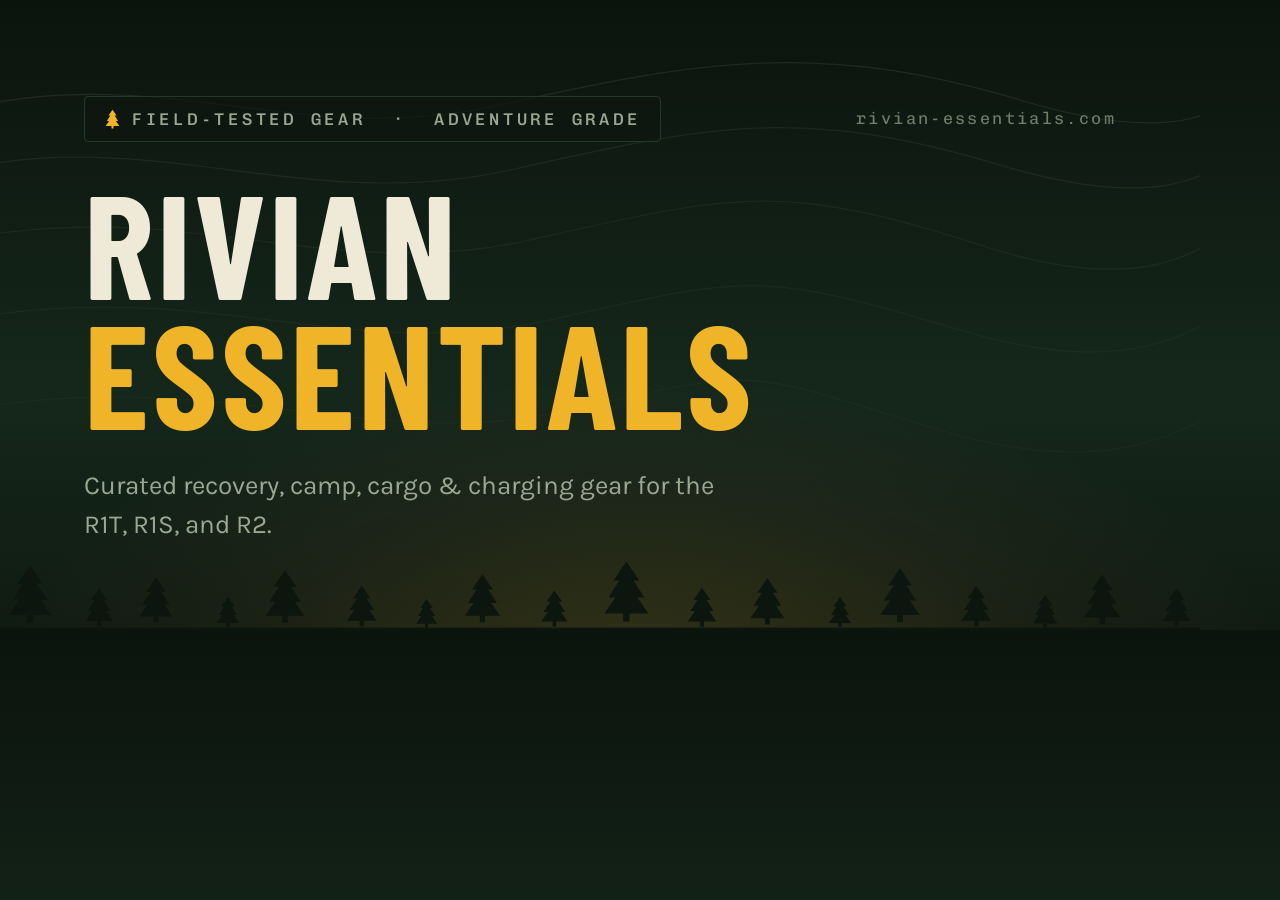
<file: images/brand/og-image.html>
<!DOCTYPE html>
<!--
  Source art-board for images/brand/og-image.jpg (1200x630 social card).
  Regenerate with:
    chrome --headless --screenshot=og.png --window-size=1200,630 --hide-scrollbars --virtual-time-budget=10000 file://$(pwd)/images/brand/og-image.html
    sips -s format jpeg -s formatOptions 90 og.png --out images/brand/og-image.jpg
-->
<html lang="en">
<head>
<meta charset="UTF-8">
<link rel="preconnect" href="https://fonts.googleapis.com">
<link rel="preconnect" href="https://fonts.gstatic.com" crossorigin>
<link href="https://fonts.googleapis.com/css2?family=Barlow+Condensed:wght@600;700&family=Chivo+Mono:wght@500&family=Karla:wght@400;500&display=swap" rel="stylesheet">
<style>
  * { margin: 0; padding: 0; box-sizing: border-box; }

  body {
    width: 1200px;
    height: 630px;
    overflow: hidden;
    position: relative;
    background:
      radial-gradient(ellipse 900px 420px at 50% 108%, rgba(240, 180, 41, 0.16), rgba(217, 119, 66, 0.05) 45%, transparent 72%),
      linear-gradient(180deg, #0b130d 0%, #15271b 62%, #101b12 100%);
    font-family: 'Karla', sans-serif;
  }

  svg.topo {
    position: absolute;
    inset: 0;
    width: 100%;
    height: 100%;
  }

  .topo path {
    fill: none;
    stroke: #9aa893;
    stroke-width: 1.2;
  }

  .content {
    position: absolute;
    left: 84px;
    top: 96px;
  }

  .eyebrow {
    display: inline-flex;
    align-items: center;
    gap: 12px;
    font-family: 'Chivo Mono', monospace;
    font-size: 17px;
    font-weight: 500;
    letter-spacing: 0.22em;
    color: #9aa893;
    border: 1px solid #24382a;
    border-radius: 4px;
    background: rgba(12, 21, 14, 0.6);
    padding: 12px 20px;
    margin-bottom: 34px;
  }

  .eyebrow svg { width: 15px; height: 20px; fill: #f0b429; }

  h1 {
    font-family: 'Barlow Condensed', sans-serif;
    font-weight: 700;
    font-size: 148px;
    line-height: 0.88;
    letter-spacing: 0.02em;
    text-transform: uppercase;
    color: #efead8;
  }

  h1 span { color: #f0b429; }

  .sub {
    margin-top: 30px;
    font-size: 26px;
    line-height: 1.5;
    color: #9aa893;
    max-width: 640px;
  }

  .domain {
    position: absolute;
    right: 84px;
    top: 108px;
    font-family: 'Chivo Mono', monospace;
    font-size: 17px;
    letter-spacing: 0.14em;
    color: #6e7d6b;
  }

  .treeline {
    position: absolute;
    left: 0;
    right: 0;
    bottom: 0;
  }

  .treeline svg { display: block; width: 100%; height: 96px; }
  .treeline use { fill: #0c150e; }
</style>
</head>
<body>

  <svg style="position:absolute;width:0;height:0" aria-hidden="true">
    <defs>
      <symbol id="pine" viewBox="0 0 24 32">
        <path d="M12 1 L18.5 10.5 H15.5 L21 19 H17.5 L23 27 H13.6 V31 H10.4 V27 H1 L6.5 19 H3 L8.5 10.5 H5.5 Z"/>
      </symbol>
    </defs>
  </svg>

  <svg class="topo" viewBox="0 0 1200 630" preserveAspectRatio="xMidYMid slice">
    <path opacity="0.13" d="M-40,110 C160,60 300,150 500,105 S820,40 1020,100 1240,85 1260,70"/>
    <path opacity="0.10" d="M-40,170 C150,125 310,215 510,170 S800,105 1000,165 1230,150 1260,135"/>
    <path opacity="0.08" d="M-40,240 C180,195 330,285 530,240 S780,180 980,245 1220,225 1260,210"/>
    <path opacity="0.06" d="M-40,320 C200,275 350,365 550,320 S760,270 960,330 1210,310 1260,295"/>
    <path opacity="0.045" d="M-40,410 C220,365 370,455 570,410 S740,370 940,430 1200,410 1260,395"/>
  </svg>

  <p class="domain">rivian-essentials.com</p>

  <div class="content">
    <p class="eyebrow"><svg><use href="#pine"/></svg> FIELD-TESTED GEAR &nbsp;·&nbsp; ADVENTURE GRADE</p>
    <h1>Rivian<br><span>Essentials</span></h1>
    <p class="sub">Curated recovery, camp, cargo &amp; charging gear for the R1T, R1S, and R2.</p>
  </div>

  <div class="treeline">
    <svg viewBox="0 0 1200 80" preserveAspectRatio="xMidYMax slice">
      <use href="#pine" x="8"    y="30" width="32" height="52"/>
      <use href="#pine" x="62"   y="45" width="22" height="37"/>
      <use href="#pine" x="106"  y="18" width="38" height="64"/>
      <use href="#pine" x="170"  y="40" width="25" height="42"/>
      <use href="#pine" x="215"  y="28" width="30" height="54"/>
      <use href="#pine" x="280"  y="48" width="20" height="34"/>
      <use href="#pine" x="320"  y="22" width="35" height="60"/>
      <use href="#pine" x="388"  y="38" width="27" height="44"/>
      <use href="#pine" x="446"  y="50" width="19" height="32"/>
      <use href="#pine" x="486"  y="25" width="32" height="57"/>
      <use href="#pine" x="550"  y="42" width="24" height="40"/>
      <use href="#pine" x="602"  y="14" width="40" height="68"/>
      <use href="#pine" x="672"  y="40" width="26" height="42"/>
      <use href="#pine" x="724"  y="30" width="31" height="52"/>
      <use href="#pine" x="790"  y="48" width="20" height="34"/>
      <use href="#pine" x="832"  y="20" width="36" height="62"/>
      <use href="#pine" x="900"  y="38" width="27" height="44"/>
      <use href="#pine" x="960"  y="46" width="22" height="37"/>
      <use href="#pine" x="1002" y="26" width="33" height="57"/>
      <use href="#pine" x="1068" y="40" width="25" height="42"/>
      <use href="#pine" x="1118" y="16" width="38" height="66"/>
      <use href="#pine" x="1184" y="42" width="24" height="40"/>
      <rect x="0" y="78" width="1200" height="2" fill="#0c150e"/>
    </svg>
  </div>

</body>
</html>
</file>
<file: css/style.css>
/* ==========================================================================
   RIVIAN ESSENTIALS — forest dusk design system
   Palette: deep pine surfaces, warm canvas text, compass-yellow accent
   Type: Barlow Condensed (trail signage) / Karla (body) / Chivo Mono (labels)
   ========================================================================== */

/* ---------- Self-hosted fonts (latin subsets; Karla & Chivo are variable) ---------- */

@font-face {
  font-family: 'Barlow Condensed';
  font-style: normal;
  font-weight: 600;
  font-display: swap;
  src: url('/fonts/barlow-condensed-600.woff2') format('woff2');
}

@font-face {
  font-family: 'Barlow Condensed';
  font-style: normal;
  font-weight: 700;
  font-display: swap;
  src: url('/fonts/barlow-condensed-700.woff2') format('woff2');
}

@font-face {
  font-family: 'Karla';
  font-style: normal;
  font-weight: 400 700;
  font-display: swap;
  src: url('/fonts/karla-var.woff2') format('woff2');
}

@font-face {
  font-family: 'Chivo Mono';
  font-style: normal;
  font-weight: 400 500;
  font-display: swap;
  src: url('/fonts/chivo-mono-var.woff2') format('woff2');
}

:root {
  /* Surfaces — forest dusk */
  --forest:   #101b12;   /* page background, deep pine */
  --pine:     #16241a;   /* cards, panels */
  --pine-2:   #0c150e;   /* deep bands, footer */

  /* Edges */
  --edge:        #24382a;
  --edge-strong: #33503c;

  /* Text — warm canvas on dark green */
  --canvas: #efead8;     /* headings */
  --linen:  #cdc9b8;     /* body copy */
  --sage:   #9aa893;     /* secondary copy */
  --lichen: #808f7d;     /* muted labels, meta (AA on --forest/--pine) */

  /* Accents */
  --compass:      #f0b429;                     /* Rivian compass yellow */
  --compass-hot:  #ffc94a;

  /* Type */
  --font-display: 'Barlow Condensed', 'Arial Narrow', sans-serif;
  --font-body:    'Karla', 'Helvetica Neue', sans-serif;
  --font-mono:    'Chivo Mono', 'Courier New', monospace;

  /* Layout */
  --max-w: 1200px;
  --nav-h: 60px;

  /* Motion */
  --ease:     cubic-bezier(0.25, 0.1, 0.25, 1);
  --ease-out: cubic-bezier(0.16, 1, 0.3, 1);

  /* Elevation */
  --shadow-md: 0 4px 16px rgba(0, 0, 0, 0.35);
  --shadow-lg: 0 12px 36px rgba(0, 0, 0, 0.45);
}

/* ---------- Reset ---------- */

*,
*::before,
*::after {
  box-sizing: border-box;
  margin: 0;
  padding: 0;
}

html {
  scroll-behavior: smooth;
  -webkit-text-size-adjust: 100%;
}

body {
  font-family: var(--font-body);
  font-size: 1rem;
  line-height: 1.65;
  color: var(--linen);
  background: var(--forest);
  -webkit-font-smoothing: antialiased;
  overflow-x: clip;
}

img,
svg {
  display: block;
  max-width: 100%;
}

a {
  color: inherit;
  text-decoration: none;
}

button {
  font: inherit;
  color: inherit;
  background: none;
  border: 0;
  cursor: pointer;
}

:focus-visible {
  outline: 2px solid var(--compass);
  outline-offset: 3px;
  border-radius: 2px;
}

::selection {
  background: var(--compass);
  color: var(--forest);
}

.svg-defs {
  position: absolute;
  width: 0;
  height: 0;
  overflow: hidden;
}

/* ---------- Glyphs ---------- */

.glyph {
  width: 12px;
  height: 16px;
  fill: var(--compass);
  flex: none;
}

.glyph--brand {
  width: 14px;
  height: 19px;
}

/* ---------- Treelines (signature) ---------- */

.treeline {
  pointer-events: none;
}

.treeline svg {
  width: 100%;
}

.treeline use {
  fill: var(--pine-2);
}

.treeline__ground {
  fill: var(--edge);
}

.treeline--hero {
  position: absolute;
  left: 0;
  right: 0;
  bottom: -1px;
  z-index: 3;
}

/* Height must scale with viewport width: the SVG uses xMidYMax slice on a
   1440x64 viewBox, so a capped height at wide viewports crops the tree tops.
   Keeping height >= width/22.5 (4.5vw) means any overflow crops sideways only. */
.treeline--hero svg {
  height: max(36px, 4.5vw);
}

.treeline--hero use {
  fill: var(--forest);
}

.treeline--hero .treeline__ground {
  fill: var(--forest);
}

.treeline--divider {
  max-width: var(--max-w);
  margin: 0 auto;
  padding: 0 24px;
}

.treeline--divider svg {
  height: 40px;
}

.treeline--divider use {
  fill: var(--edge-strong);
}

/* Same top-crop guard as the hero treeline: 1440x48 viewBox needs >= 3.4vw.
   Anchored above the footer edge via bottom so it tracks its own height. */
.treeline--footer {
  position: absolute;
  left: 0;
  right: 0;
  bottom: calc(100% - 2px);
}

.treeline--footer svg {
  height: max(48px, 3.4vw);
}

.treeline--footer use {
  fill: var(--pine-2);
}

/* ==========================================================================
   REFERRAL STRIP — compass-yellow bar at the very top
   ========================================================================== */

.referral-bar {
  display: block;
  background: var(--compass);
  color: var(--forest);
  transition: background 180ms var(--ease);
}

.referral-bar:hover,
.referral-bar:focus-visible {
  background: var(--compass-hot);
}

.referral-bar__inner {
  max-width: var(--max-w);
  margin: 0 auto;
  padding: 11px 24px;
  display: flex;
  justify-content: center;
  align-items: baseline;
  flex-wrap: wrap;
  gap: 4px 10px;
  font-size: 0.85rem;
  line-height: 1.5;
  text-align: center;
}

.referral-bar__q {
  font-family: var(--font-mono);
  font-size: 0.64rem;
  letter-spacing: 0.14em;
  text-transform: uppercase;
  opacity: 0.7;
}

.referral-bar__offer {
  font-weight: 700;
}

.referral-bar__arrow {
  display: inline-block; /* inline elements ignore transform */
  transition: transform 200ms var(--ease-out);
}

.referral-bar:hover .referral-bar__arrow,
.referral-bar:focus-visible .referral-bar__arrow {
  transform: translateX(3px);
}

@media (max-width: 639px) {
  .referral-bar__inner {
    padding: 10px 20px;
    font-size: 0.78rem;
  }
}

/* ==========================================================================
   HERO
   ========================================================================== */

.hero {
  position: relative;
  min-height: clamp(560px, 92vh, 900px);
  display: flex;
  align-items: center;
  padding: 96px 24px 140px;
  overflow: hidden;
  isolation: isolate;
  background:
    linear-gradient(180deg, #0a120c 0%, #12211610 55%),
    linear-gradient(180deg, #0b130d 0%, #15271b 60%, #101b12 100%);
}

/* Topo contour lines drifting behind the headline */
.hero__topo {
  position: absolute;
  inset: 0;
  z-index: 1;
}

.hero__topo svg {
  width: 100%;
  height: 100%;
}

.topo-line {
  stroke: var(--sage);
  stroke-width: 1.1;
  opacity: 0.14;
}

.topo-line:nth-child(2) { opacity: 0.11; }
.topo-line:nth-child(3) { opacity: 0.09; }
.topo-line:nth-child(4) { opacity: 0.07; }
.topo-line:nth-child(5) { opacity: 0.05; }

/* Warm dusk glow low on the horizon */
.hero__dusk {
  position: absolute;
  left: 50%;
  bottom: -12%;
  transform: translateX(-50%);
  width: min(1100px, 130vw);
  height: 55%;
  z-index: 1;
  background: radial-gradient(ellipse at 50% 100%, rgba(240, 180, 41, 0.14), rgba(217, 119, 66, 0.05) 45%, transparent 72%);
  filter: blur(10px);
}

.hero__content {
  position: relative;
  z-index: 2;
  width: 100%;
  max-width: var(--max-w);
  margin: 0 auto;
}

.hero__eyebrow {
  display: inline-flex;
  align-items: center;
  gap: 10px;
  font-family: var(--font-mono);
  font-size: 0.7rem;
  font-weight: 500;
  letter-spacing: 0.22em;
  text-transform: uppercase;
  color: var(--sage);
  padding: 9px 16px;
  border: 1px solid var(--edge);
  border-radius: 3px;
  background: rgba(12, 21, 14, 0.6);
  margin-bottom: 28px;
}

.hero__title {
  font-family: var(--font-display);
  font-weight: 700;
  font-size: clamp(4rem, 12vw, 8.5rem);
  line-height: 0.9;
  letter-spacing: 0.02em;
  text-transform: uppercase;
  color: var(--canvas);
  margin-bottom: 26px;
}

.hero__title-accent {
  color: var(--compass);
}

.hero__sub {
  max-width: 34rem;
  font-size: clamp(1.02rem, 1.5vw, 1.15rem);
  color: var(--sage);
  margin-bottom: 40px;
}

.hero__vehicles {
  display: flex;
  align-items: center;
  gap: 22px;
  flex-wrap: wrap;
}

.hero-pill {
  display: inline-flex;
  align-items: center;
  font-family: var(--font-display);
  font-weight: 600;
  font-size: 1.05rem;
  letter-spacing: 0.08em;
  text-transform: uppercase;
  color: var(--forest);
  background: var(--compass);
  padding: 13px 30px;
  border-radius: 4px;
  transition: background 180ms var(--ease), transform 180ms var(--ease), box-shadow 220ms var(--ease);
}

.hero-pill:hover {
  background: var(--compass-hot);
  transform: translateY(-2px);
  box-shadow: 0 8px 24px rgba(240, 180, 41, 0.25);
}

.hero__vehicle-tags {
  display: inline-flex;
  gap: 10px;
}

.vehicle-tag {
  font-family: var(--font-mono);
  font-size: 0.72rem;
  letter-spacing: 0.14em;
  color: var(--lichen);
  border: 1px solid var(--edge);
  border-radius: 3px;
  padding: 7px 12px;
}

/* ==========================================================================
   STICKY CATEGORY NAV
   ========================================================================== */

.category-nav {
  position: sticky;
  top: 0;
  z-index: 100;
  background: rgba(12, 21, 14, 0.92);
  backdrop-filter: blur(14px);
  -webkit-backdrop-filter: blur(14px);
  border-bottom: 1px solid var(--edge);
  transition: box-shadow 300ms var(--ease);
}

.category-nav.is-stuck {
  box-shadow: var(--shadow-md);
}

.category-nav__inner {
  display: flex;
  align-items: center;
  gap: 18px;
  max-width: var(--max-w);
  min-height: var(--nav-h);
  margin: 0 auto;
  padding: 0 24px;
}

.category-nav__brand {
  display: inline-flex;
  align-items: center;
  gap: 9px;
  font-family: var(--font-display);
  font-weight: 600;
  font-size: 1.05rem;
  letter-spacing: 0.09em;
  text-transform: uppercase;
  color: var(--canvas);
  white-space: nowrap;
}

.category-nav__pills {
  display: flex;
  gap: 4px;
  overflow-x: auto;
  scrollbar-width: none;
  -ms-overflow-style: none;
}

.category-nav__pills::-webkit-scrollbar {
  display: none;
}

/* Trail-blaze active marker: a small painted rectangle, like a blaze on a tree */
.nav-pill {
  position: relative;
  font-family: var(--font-body);
  font-weight: 500;
  font-size: 0.86rem;
  color: var(--sage);
  padding: 9px 13px 11px;
  white-space: nowrap;
  transition: color 180ms var(--ease);
}

.nav-pill::after {
  content: '';
  position: absolute;
  left: 13px;
  right: 13px;
  bottom: 6px;
  height: 3px;
  border-radius: 1px;
  background: var(--compass);
  opacity: 0;
  transform: scaleX(0.4);
  transition: opacity 200ms var(--ease), transform 260ms var(--ease-out);
}

.nav-pill:hover {
  color: var(--canvas);
}

.nav-pill.is-active {
  color: var(--canvas);
}

.nav-pill.is-active::after {
  opacity: 1;
  transform: scaleX(1);
}

.category-nav__filter {
  display: flex;
  align-items: center;
  gap: 5px;
  margin-left: auto;
  padding: 4px;
  border: 1px solid var(--edge);
  border-radius: 4px;
  background: var(--pine-2);
}

.category-nav__filter-label {
  font-family: var(--font-mono);
  font-size: 0.62rem;
  letter-spacing: 0.14em;
  text-transform: uppercase;
  color: var(--sage);
  padding: 0 4px 0 7px;
}

.filter-chip {
  font-family: var(--font-mono);
  font-size: 0.68rem;
  font-weight: 500;
  letter-spacing: 0.1em;
  color: var(--lichen);
  padding: 6px 11px;
  border-radius: 3px;
  transition: color 160ms var(--ease), background 160ms var(--ease);
}

.filter-chip:hover {
  color: var(--canvas);
}

.filter-chip.is-active {
  color: var(--forest);
  background: var(--compass);
}

/* ==========================================================================
   INTRO
   ========================================================================== */

.intro {
  padding: clamp(36px, 5vw, 56px) 24px 0;
}

.intro__inner {
  max-width: 44rem;
  margin: 0 auto;
}

.intro p {
  color: var(--sage);
  font-size: 1.02rem;
}

.intro .intro__disclosure {
  margin-top: 14px;
  font-family: var(--font-mono);
  font-size: 0.7rem;
  letter-spacing: 0.08em;
  color: var(--lichen);
}

.intro__disclosure a {
  color: inherit;
  text-decoration: underline;
  text-underline-offset: 3px;
}

/* ==========================================================================
   SECTIONS
   ========================================================================== */

.section {
  padding: clamp(64px, 9vw, 110px) 24px;
  scroll-margin-top: calc(var(--nav-h) + 12px);
}

.section__inner {
  max-width: var(--max-w);
  margin: 0 auto;
}

.section__header {
  max-width: 44rem;
  margin-bottom: clamp(32px, 5vw, 52px);
}

/* Keyword kicker inside each h2 — visually the old eyebrow, semantically part of the heading */
.h2-kicker {
  display: flex;
  align-items: center;
  gap: 10px;
  font-family: var(--font-mono);
  font-size: 0.7rem;
  font-weight: 500;
  letter-spacing: 0.24em;
  text-transform: uppercase;
  color: var(--compass);
  margin-bottom: 14px;
}

.section__header h2 {
  font-family: var(--font-display);
  font-weight: 600;
  font-size: clamp(2.1rem, 4.5vw, 3.2rem);
  line-height: 1.02;
  letter-spacing: 0.015em;
  text-transform: uppercase;
  color: var(--canvas);
  margin-bottom: 16px;
}

.section__lede {
  color: var(--sage);
  font-size: 1.02rem;
}

.section__empty {
  margin-top: 8px;
  font-size: 0.92rem;
  color: var(--lichen);
}

/* ---------- FAQ ---------- */

.faq {
  max-width: 44rem;
  display: grid;
  gap: 10px;
}

.faq__item {
  background: var(--pine);
  border: 1px solid var(--edge);
  border-radius: 8px;
  overflow: hidden;
}

.faq__item summary {
  cursor: pointer;
  padding: 16px 20px;
  font-family: var(--font-display);
  font-weight: 600;
  font-size: 1.15rem;
  letter-spacing: 0.02em;
  text-transform: uppercase;
  color: var(--canvas);
  list-style: none;
  position: relative;
  padding-right: 44px;
}

.faq__item summary::-webkit-details-marker {
  display: none;
}

.faq__item summary::after {
  content: '+';
  position: absolute;
  right: 20px;
  top: 50%;
  transform: translateY(-50%);
  font-family: var(--font-mono);
  color: var(--compass);
}

.faq__item[open] summary::after {
  content: '\2013';
}

.faq__item summary:hover {
  color: var(--compass-hot);
}

.faq__item p {
  padding: 0 20px 18px;
  font-size: 0.96rem;
  color: var(--sage);
}

.section__empty-reset {
  color: var(--compass);
  font-weight: 700;
  text-decoration: underline;
  text-underline-offset: 3px;
}

/* ---------- Product grid & cards ---------- */

.product-grid {
  display: grid;
  grid-template-columns: repeat(auto-fill, minmax(300px, 1fr));
  gap: 22px;
}

.product-card {
  display: flex;
  flex-direction: column;
  background: var(--pine);
  border: 1px solid var(--edge);
  border-radius: 10px;
  overflow: hidden;
  opacity: 0;
  transform: translateY(18px);
  transition:
    opacity 500ms var(--ease-out),
    transform 500ms var(--ease-out),
    border-color 220ms var(--ease),
    box-shadow 320ms var(--ease);
}

.product-card.is-visible {
  opacity: 1;
  transform: translateY(0);
}

/* display:flex above beats the UA [hidden] rule — restore it for the filter */
.product-card[hidden] {
  display: none;
}

/* Stagger only the reveal (opacity/transform), not hover border/shadow */
.product-card:nth-child(2) { transition-delay: 70ms, 70ms, 0s, 0s; }
.product-card:nth-child(3) { transition-delay: 140ms, 140ms, 0s, 0s; }

.product-card:hover {
  border-color: var(--edge-strong);
  box-shadow: var(--shadow-lg);
}

/* Warm canvas stage so white-background product photos blend in */
.product-card__image {
  position: relative;
  aspect-ratio: 4 / 3;
  background: radial-gradient(circle at 50% 38%, #fbfaf6 0%, #eceadf 55%, #dcd9cb 100%);
  display: flex;
  align-items: center;
  justify-content: center;
  overflow: hidden;
  border-bottom: 1px solid var(--edge);
}

.product-card__image img {
  width: 100%;
  height: 100%;
  object-fit: contain;
  padding: 20px;
  mix-blend-mode: multiply;
  transition: transform 600ms var(--ease-out);
}

.product-card:hover .product-card__image img {
  transform: scale(1.04);
}

.product-card__info {
  display: flex;
  flex-direction: column;
  flex: 1;
  gap: 10px;
  padding: 22px 22px 24px;
}

.product-card__kicker {
  font-family: var(--font-mono);
  font-size: 0.66rem;
  font-weight: 500;
  letter-spacing: 0.2em;
  text-transform: uppercase;
  color: var(--compass);
}

.product-card__info h3 {
  font-family: var(--font-display);
  font-weight: 600;
  font-size: 1.45rem;
  line-height: 1.1;
  letter-spacing: 0.015em;
  text-transform: uppercase;
  color: var(--canvas);
}

.product-card__review {
  font-size: 0.94rem;
  color: var(--sage);
}

.product-card__fits {
  display: flex;
  align-items: baseline;
  flex-wrap: wrap;
  gap: 4px 8px;
  font-size: 0.85rem;
  color: var(--linen);
  margin-top: auto;
  padding-top: 6px;
}

.product-card__fits-label {
  font-family: var(--font-mono);
  font-size: 0.62rem;
  letter-spacing: 0.16em;
  text-transform: uppercase;
  color: var(--lichen);
}

/* R1 generation indicator — Gen 1 (2022–2024) vs Gen 2 (2025+) fitment
   differs for mats, PPF, wireless pads, cabin filters, etc. */
.gen-badge {
  font-family: var(--font-mono);
  font-size: 0.6rem;
  font-weight: 500;
  letter-spacing: 0.1em;
  text-transform: uppercase;
  white-space: nowrap;
  color: var(--sage);
  border: 1px solid var(--edge-strong);
  border-radius: 3px;
  padding: 2px 8px;
  align-self: center;
}

/* ---------- CTA button ---------- */

/* Row of CTAs for gen-split or paired products */
.product-card__ctas {
  display: flex;
  flex-wrap: wrap;
  gap: 8px;
  margin-top: 8px;
}

.product-card__ctas .cta-button {
  margin-top: 0;
}

.cta-button {
  display: inline-flex;
  align-items: center;
  justify-content: center;
  align-self: flex-start;
  font-weight: 700;
  font-size: 0.9rem;
  color: var(--forest);
  background: var(--compass);
  padding: 12px 24px;
  border-radius: 4px;
  min-height: 44px;
  margin-top: 8px;
  transition: background 180ms var(--ease), box-shadow 220ms var(--ease), transform 180ms var(--ease);
}

.cta-button:hover {
  background: var(--compass-hot);
  transform: translateY(-1px);
  box-shadow: 0 6px 18px rgba(240, 180, 41, 0.22);
}

/* ==========================================================================
   FOOTER
   ========================================================================== */

.site-footer {
  position: relative;
  background: var(--pine-2);
  border-top: 1px solid var(--edge);
  margin-top: 60px;
  padding: clamp(48px, 7vw, 72px) 24px 40px;
}

.site-footer__inner {
  max-width: var(--max-w);
  margin: 0 auto;
}

.site-footer__top {
  display: flex;
  justify-content: space-between;
  align-items: flex-start;
  gap: 32px;
  flex-wrap: wrap;
  padding-bottom: 36px;
  border-bottom: 1px solid var(--edge);
  margin-bottom: 32px;
}

.site-footer__logo {
  display: flex;
  align-items: center;
  gap: 9px;
  font-family: var(--font-display);
  font-weight: 600;
  font-size: 1.3rem;
  letter-spacing: 0.08em;
  text-transform: uppercase;
  color: var(--canvas);
  margin-bottom: 6px;
}

.site-footer__tagline {
  font-size: 0.92rem;
  color: var(--lichen);
}

.site-footer__links {
  display: flex;
  gap: 8px 22px;
  flex-wrap: wrap;
  font-size: 0.9rem;
  color: var(--sage);
}

.site-footer__links a {
  transition: color 160ms var(--ease);
}

.site-footer__links a:hover {
  color: var(--compass);
}

.site-footer__disclaimer {
  max-width: 62rem;
  display: grid;
  gap: 12px;
  font-size: 0.82rem;
  line-height: 1.6;
  color: var(--lichen);
  margin-bottom: 28px;
}

.site-footer__disclaimer strong {
  color: var(--sage);
}

.site-footer__copyright {
  font-family: var(--font-mono);
  font-size: 0.7rem;
  letter-spacing: 0.12em;
  color: var(--lichen);
}

/* ==========================================================================
   404
   ========================================================================== */

.error-page {
  min-height: 100vh;
  display: flex;
  flex-direction: column;
  align-items: center;
  justify-content: center;
  text-align: center;
  padding: 40px 24px;
  position: relative;
  overflow: hidden;
}

.error-page__code {
  font-family: var(--font-display);
  font-weight: 700;
  font-size: clamp(6rem, 20vw, 12rem);
  line-height: 1;
  color: var(--compass);
  letter-spacing: 0.04em;
}

.error-page__title {
  font-family: var(--font-display);
  font-weight: 600;
  font-size: clamp(1.6rem, 4vw, 2.4rem);
  text-transform: uppercase;
  letter-spacing: 0.03em;
  color: var(--canvas);
  margin: 10px 0 14px;
}

.error-page__sub {
  max-width: 26rem;
  color: var(--sage);
  margin-bottom: 32px;
}

/* ==========================================================================
   RESPONSIVE
   ========================================================================== */

@media (max-width: 900px) {
  .category-nav__brand span {
    display: none;
  }
}

@media (max-width: 720px) {
  .hero {
    padding: 72px 20px 120px;
    align-items: flex-end;
  }

  .section {
    padding-left: 20px;
    padding-right: 20px;
  }

  /* Two rows: brand + filter share row 1; pills scroll on row 2 */
  .category-nav__inner {
    gap: 4px 12px;
    padding: 8px 16px;
    flex-wrap: wrap;
  }

  .category-nav__pills {
    order: 3;
    flex-basis: 100%;
    -webkit-mask-image: linear-gradient(90deg, #000 92%, transparent);
    mask-image: linear-gradient(90deg, #000 92%, transparent);
  }

  .product-grid {
    grid-template-columns: 1fr;
    gap: 18px;
  }

  .treeline--divider svg {
    height: 32px;
  }

  .site-footer__top {
    flex-direction: column;
  }
}

/* ---------- Reduced motion ---------- */

@media (prefers-reduced-motion: reduce) {
  html {
    scroll-behavior: auto;
  }

  *,
  *::before,
  *::after {
    animation-duration: 0.01ms !important;
    animation-iteration-count: 1 !important;
    transition-duration: 0.01ms !important;
  }

  .product-card {
    opacity: 1;
    transform: none;
  }
}
</file>
